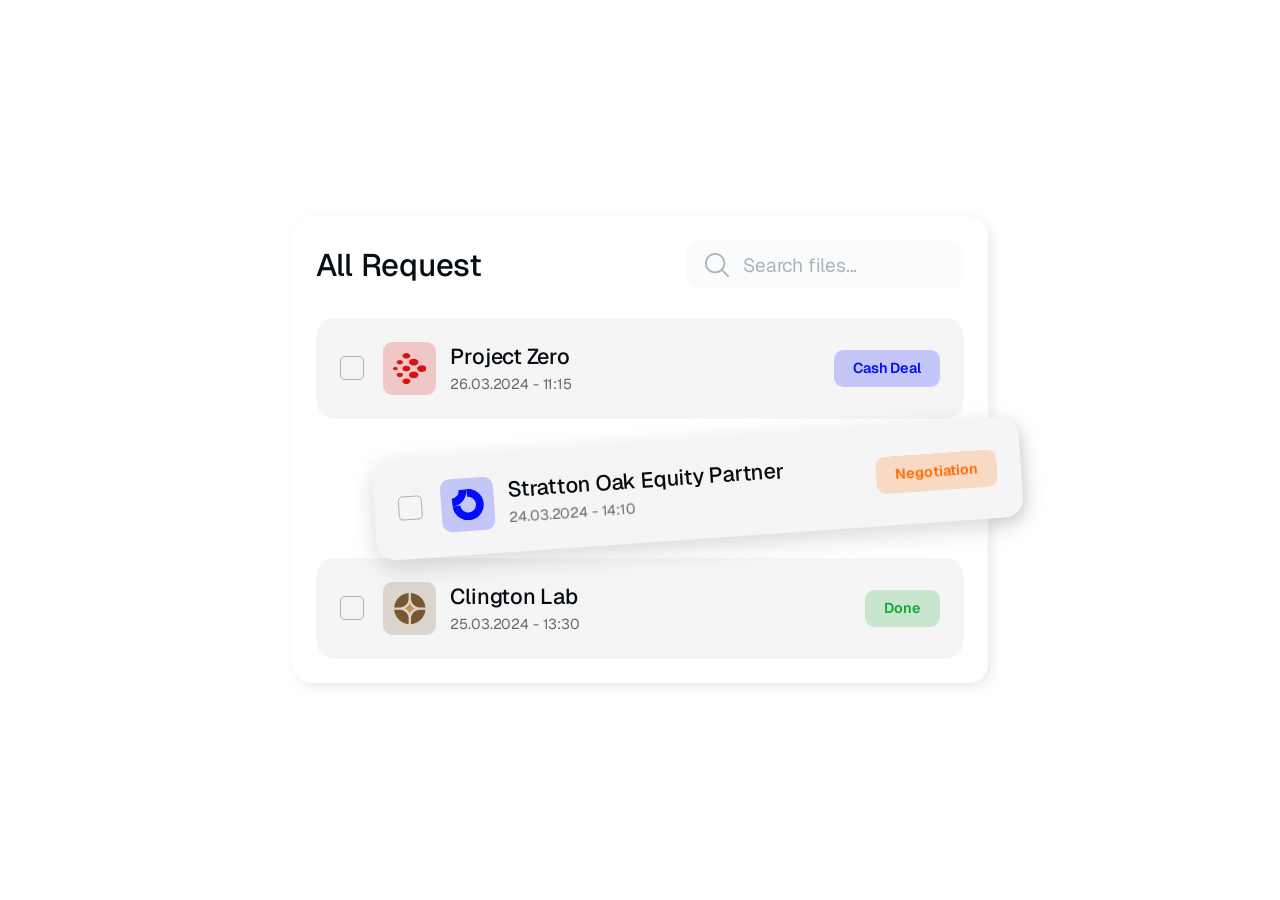
<file: components/all-request-hiw.html>
<!doctype html>
<html lang="en"><head>
  <meta charset="UTF-8">
  <meta name="viewport" content="width=device-width, initial-scale=1.0">
  <title>All Request Component</title>
  <link rel="preconnect" href="https://fonts.googleapis.com">
  <link rel="preconnect" href="https://fonts.gstatic.com" crossorigin="">
  <link href="https://fonts.googleapis.com/css2?family=Geist:wght@400;500;600&amp;display=swap" rel="stylesheet">
  <style>
    * {
      margin: 0;
      padding: 0;
      box-sizing: border-box;
    }

    :root {
      --card-scale: 2.4;
    }

    html, body {
      width: 100%;
      height: 100%;
      margin: 0;
      padding: 0;
      background: transparent;
      font-family: 'Geist', -apple-system, BlinkMacSystemFont, system-ui, sans-serif;
      
    }

    .all-request-wrapper {
      width: 100%;
      height: 100%;
      display: flex;
      align-items: center;
      justify-content: center;
      padding: 16px;
      overflow: visible;
      box-sizing: border-box;
    }

    .all-request {
      width: calc(290px * var(--card-scale));
      max-width: 100%;
      background: #ffffff;
      border-radius: calc(8px * var(--card-scale));
      padding: calc(10px * var(--card-scale));
      display: flex;
      flex-direction: column;
      gap: calc(12px * var(--card-scale));
      filter: drop-shadow(4px 4px 6px rgba(0,0,0,0.08));
      position: relative;
    }

    /* Header */
    .all-request__header {
      display: flex;
      align-items: center;
      justify-content: space-between;
    }

    .all-request__title {
      font-weight: 500;
      font-size: calc(13px * var(--card-scale));
      color: #070c11;
      letter-spacing: -0.01em;
    }

    .all-request__search {
      display: flex;
      align-items: center;
      gap: calc(6px * var(--card-scale));
      background: #f9fbfc;
      padding: calc(4px * var(--card-scale)) calc(8px * var(--card-scale));
      border-radius: calc(6px * var(--card-scale));
      width: calc(116px * var(--card-scale));
      height: calc(20px * var(--card-scale));
    }

    .all-request__search-icon {
      width: calc(10px * var(--card-scale));
      height: calc(10px * var(--card-scale));
      flex-shrink: 0;
      display: flex;
      align-items: center;
      justify-content: center;
    }

    .all-request__search-icon svg {
      width: 100%;
      height: 100%;
      display: block;
    }

    .all-request__search-text {
      font-weight: 400;
      font-size: calc(8px * var(--card-scale));
      color: rgba(7, 12, 17, 0.3);
      letter-spacing: -0.01em;
    }

    /* Cards container */
    .all-request__cards {
      display: flex;
      flex-direction: column;
      gap: calc(8px * var(--card-scale));
      position: relative;
    }

    /* Deal card */
    .deal-card {
      width: 100%;
      background: #f5f5f5;
      border-radius: calc(8px * var(--card-scale));
      padding: calc(10px * var(--card-scale));
      display: flex;
      align-items: center;
      gap: calc(8px * var(--card-scale));
      transition: background 0.2s ease, transform 0.4s ease;
    }

    /* Stratton card - popped out by default, slides into list on hover */
    .deal-card--stratton {
      position: relative;
      transform: translateX(calc(24px * var(--card-scale))) rotate(-4deg);
      z-index: 10;
      box-shadow: 0 8px 24px rgba(0, 0, 0, 0.15);
      transition: all 0.35s cubic-bezier(0.34, 1.56, 0.64, 1);
    }

    /* Hover: Stratton slides back into list */
    .all-request:hover .deal-card--stratton {
      transform: translateX(0) rotate(0deg);
      z-index: 1;
      box-shadow: none;
    }

    .deal-card:hover {
      background: #ffffff;
    }

    /* Checkbox */
    .deal-card__checkbox {
      width: calc(10px * var(--card-scale));
      height: calc(10px * var(--card-scale));
      border: 1px solid rgba(7, 12, 17, 0.3);
      border-radius: calc(2px * var(--card-scale));
      flex-shrink: 0;
      display: flex;
      align-items: center;
      justify-content: center;
      transition: all 0.2s ease;
      background: transparent;
    }

    .deal-card__checkbox svg {
      width: calc(6px * var(--card-scale));
      height: calc(6px * var(--card-scale));
      opacity: 0;
      transform: scale(0.5);
      transition: all 0.2s ease;
    }

    .deal-card:hover .deal-card__checkbox {
      background: #2F6FEB;
      border-color: #2F6FEB;
    }

    .deal-card:hover .deal-card__checkbox svg {
      opacity: 1;
      transform: scale(1);
    }

    /* Card content */
    .deal-card__content {
      flex: 1;
      min-width: 0;
      display: flex;
      align-items: center;
      justify-content: space-between;
      gap: calc(8px * var(--card-scale));
    }

    .deal-card__left {
      display: flex;
      align-items: flex-start;
      gap: calc(6px * var(--card-scale));
      flex: 1;
      min-width: 0;
    }

    /* Deal icon */
    .deal-card__icon {
      width: calc(22px * var(--card-scale));
      height: calc(22px * var(--card-scale));
      border-radius: calc(4px * var(--card-scale));
      padding: calc(4px * var(--card-scale));
      flex-shrink: 0;
      display: flex;
      align-items: center;
      justify-content: center;
    }

    .deal-card__icon--red { background: rgba(218, 18, 18, 0.2); }
    .deal-card__icon--brown { background: rgba(119, 87, 50, 0.2); }
    .deal-card__icon--blue { background: rgba(0, 13, 255, 0.2); }

    .deal-card__icon svg {
      width: calc(14px * var(--card-scale));
      height: calc(13px * var(--card-scale));
    }

    /* Deal info */
    .deal-card__info {
      flex: 1;
      min-width: 0;
      display: flex;
      flex-direction: column;
      gap: calc(2px * var(--card-scale));
    }

    .deal-card__name {
      font-weight: 500;
      font-size: calc(9px * var(--card-scale));
      color: #070c11;
      letter-spacing: -0.01em;
      white-space: nowrap;
      overflow: hidden;
      text-overflow: ellipsis;
    }

    .deal-card__date {
      font-weight: 400;
      font-size: calc(6px * var(--card-scale));
      color: rgba(7, 12, 17, 0.6);
      letter-spacing: -0.01em;
    }

    /* Badge */
    .deal-card__badge {
      padding: calc(4px * var(--card-scale)) calc(8px * var(--card-scale));
      border-radius: calc(4px * var(--card-scale));
      font-weight: 600;
      font-size: calc(6px * var(--card-scale));
      letter-spacing: -0.01em;
      flex-shrink: 0;
    }

    .deal-card__badge--blue {
      background: rgba(0, 13, 255, 0.2);
      color: #000dff;
    }

    .deal-card__badge--green {
      background: rgba(15, 168, 48, 0.2);
      color: #0fa830;
    }

    .deal-card__badge--orange {
      background: rgba(255, 106, 0, 0.2);
      color: #ff6a00;
    }

    /* Responsive scaling */
    @media (max-width: 800px) {
      :root { --card-scale: 2.0; }
    }

    @media (max-width: 700px) {
      :root { --card-scale: 1.8; }
    }

    @media (max-width: 600px) {
      :root { --card-scale: 1.5; }
    }

    @media (max-width: 500px) {
      :root { --card-scale: 1.3; }
    }

    @media (max-width: 420px) {
      :root { --card-scale: 1.1; }
    }

    @media (max-width: 350px) {
      :root { --card-scale: 0.95; }
    }
  </style>
</head>
<body>
  <div class="all-request-wrapper">
    <div class="all-request">
      <!-- Header -->
      <div class="all-request__header">
        <span class="all-request__title">All Request</span>
        <div class="all-request__search">
          <div class="all-request__search-icon">
            <svg viewBox="0 0 7.12747 7.13097" fill="none" xmlns="http://www.w3.org/2000/svg">
              <path d="M7.04752 6.66303L5.33334 4.94862C5.83007 4.35196 6.07816 3.58664 6.02503 2.8119C5.97191 2.03716 5.62306 1.31261 5.04966 0.789053C4.47626 0.265437 3.72377 -0.0168639 2.94774 0.000779905C2.1717 0.0184237 1.43235 0.334643 0.883597 0.883793C0.334842 1.43289 0.0188418 2.17251 0.00076898 2.94889C-0.0167562 3.72522 0.265851 4.47848 0.788866 5.05196C1.31243 5.62544 2.03643 5.97503 2.81082 6.0279C3.58521 6.08078 4.34974 5.83294 4.94614 5.33596L6.65977 7.0507C6.68551 7.07612 6.71564 7.09634 6.7485 7.11009C6.78191 7.1239 6.8175 7.13097 6.85364 7.13097C6.88979 7.13097 6.92539 7.1239 6.95825 7.11009C6.99166 7.09634 7.02178 7.07612 7.04752 7.0507C7.07271 7.02522 7.09297 6.99503 7.10667 6.96177C7.12036 6.92851 7.12747 6.89283 7.12747 6.85683C7.12747 6.82083 7.12036 6.78522 7.10667 6.75196C7.09297 6.7187 7.07271 6.68845 7.04752 6.66303ZM0.555549 3.02122C0.555549 2.53355 0.700146 2.05683 0.97069 1.65135C1.24178 1.24588 1.62678 0.92982 2.07696 0.74319C2.52713 0.55656 3.02277 0.507738 3.50088 0.602861C3.97899 0.697985 4.4182 0.932834 4.76268 1.27771C5.10716 1.62253 5.34211 2.06188 5.43686 2.54018C5.53215 3.01853 5.4834 3.51426 5.29665 3.96483C5.11045 4.41541 4.79444 4.8005 4.38917 5.07146C3.9839 5.34237 3.50744 5.48697 3.02002 5.48697C2.36666 5.48626 1.74014 5.22626 1.27791 4.76401C0.816236 4.30171 0.556097 3.67497 0.555549 3.02122Z" fill="#070C11" fill-opacity="0.3"></path>
            </svg>
          </div>
          <span class="all-request__search-text">Search files...</span>
        </div>
      </div>

      <!-- Cards -->
      <div class="all-request__cards">
        <!-- Card 1: Project Zero -->
        <div class="deal-card deal-card--zero">
          <div class="deal-card__checkbox">
            <svg viewBox="0 0 10 8" fill="none" xmlns="http://www.w3.org/2000/svg">
              <path d="M1 4L3.5 6.5L9 1" stroke="white" stroke-width="1.5" stroke-linecap="round" stroke-linejoin="round"></path>
            </svg>
          </div>
          <div class="deal-card__content">
            <div class="deal-card__left">
              <div class="deal-card__icon deal-card__icon--red">
                <svg viewBox="0 0 14.2391 13.1507" fill="none" xmlns="http://www.w3.org/2000/svg">
                  <g>
                    <path d="M1.94838 9.94136C2.47052 10.3129 3.31715 10.3129 3.83929 9.94136C4.36143 9.5693 4.36143 8.96656 3.83929 8.59506C3.31715 8.223 2.47052 8.223 1.94838 8.59506C1.42624 8.96656 1.42624 9.5693 1.94838 9.94136Z" fill="#DA1212"></path>
                    <path d="M7.36802 4.89205C8.15129 5.44985 9.42109 5.44985 10.2044 4.89205C10.9876 4.33478 10.9876 3.43067 10.2044 2.87286C9.42109 2.31506 8.15129 2.31506 7.36802 2.87286C6.58481 3.43067 6.58481 4.33478 7.36802 4.89205Z" fill="#DA1212"></path>
                    <path d="M4.491 7.41697C5.1437 7.88163 6.20194 7.88163 6.85465 7.41697C7.50735 6.95177 7.50735 6.19834 6.85465 5.73368C6.20194 5.26903 5.1437 5.26903 4.491 5.73368C3.8383 6.19834 3.8383 6.95177 4.491 7.41697Z" fill="#DA1212"></path>
                    <path d="M0.293735 7.08053C0.685367 7.35944 1.32032 7.35944 1.7119 7.08053C2.10353 6.80163 2.10353 6.34958 1.7119 6.07067C1.32032 5.79177 0.685367 5.79177 0.293735 6.07067C-0.0978971 6.34958 -0.0978971 6.80163 0.293735 7.08053Z" fill="#DA1212"></path>
                    <path d="M4.491 2.03144C5.1437 2.49642 6.20194 2.49642 6.85465 2.03144C7.50735 1.56672 7.50735 0.813247 6.85465 0.348534C6.20194 -0.116178 5.1437 -0.116178 4.491 0.348534C3.8383 0.813247 3.8383 1.56672 4.491 2.03144Z" fill="#DA1212"></path>
                    <path d="M1.94838 4.55561C2.47052 4.92766 3.31715 4.92766 3.83929 4.55561C4.36143 4.1841 4.36143 3.58081 3.83929 3.2093C3.31715 2.8378 2.47052 2.8378 1.94838 3.2093C1.42624 3.58081 1.42624 4.1841 1.94838 4.55561Z" fill="#DA1212"></path>
                    <path d="M4.491 12.8022C5.1437 13.2668 6.20194 13.2668 6.85465 12.8022C7.50735 12.3375 7.50735 11.5841 6.85465 11.1194C6.20194 10.6548 5.1437 10.6548 4.491 11.1194C3.8383 11.5841 3.8383 12.3375 4.491 12.8022Z" fill="#DA1212"></path>
                    <path d="M10.8152 7.58519C11.5985 8.143 12.8684 8.143 13.6516 7.58519C14.4349 7.02739 14.4349 6.12327 13.6516 5.56547C12.8684 5.00821 11.5985 5.00821 10.8152 5.56547C10.032 6.12327 10.032 7.02739 10.8152 7.58519Z" fill="#DA1212"></path>
                    <path d="M7.36802 10.2778C8.15129 10.8356 9.42109 10.8356 10.2044 10.2778C10.9876 9.71999 10.9876 8.81588 10.2044 8.25807C9.42109 7.70081 8.15129 7.70081 7.36802 8.25807C6.58481 8.81588 6.58481 9.71999 7.36802 10.2778Z" fill="#DA1212"></path>
                  </g>
                </svg>
              </div>
              <div class="deal-card__info">
                <span class="deal-card__name">Project Zero</span>
                <span class="deal-card__date">26.03.2024 - 11:15</span>
              </div>
            </div>
            <span class="deal-card__badge deal-card__badge--blue">Cash Deal</span>
          </div>
        </div>

        <!-- Card 2: Stratton Oak (middle - pops out on hover) -->
        <div class="deal-card deal-card--stratton">
          <div class="deal-card__checkbox">
            <svg viewBox="0 0 10 8" fill="none" xmlns="http://www.w3.org/2000/svg">
              <path d="M1 4L3.5 6.5L9 1" stroke="white" stroke-width="1.5" stroke-linecap="round" stroke-linejoin="round"></path>
            </svg>
          </div>
          <div class="deal-card__content">
            <div class="deal-card__left">
              <div class="deal-card__icon deal-card__icon--blue">
                <svg viewBox="0 0 13.9064 13.7436" fill="none" xmlns="http://www.w3.org/2000/svg">
                  <g>
                    <path fill-rule="evenodd" clip-rule="evenodd" d="M8.79395 3.9188C8.21016 3.57178 7.53651 3.40514 6.85828 3.44064L6.67857 0.00938288C8.03502 -0.0616244 9.38231 0.271655 10.5499 0.966267C11.7169 1.66145 12.6521 2.68705 13.237 3.91365C13.822 5.14024 14.0303 6.51286 13.8351 7.85799C13.64 9.20312 13.051 10.4601 12.1421 11.4696C11.2333 12.4798 10.0451 13.1973 8.7287 13.5323C7.41231 13.8667 6.0261 13.8031 4.7452 13.3496C3.46487 12.8955 2.34766 12.0726 1.53493 10.9835C0.722208 9.89429 0.250591 8.58867 0.179621 7.23152L3.60853 7.05171C3.64401 7.73029 3.88039 8.3831 4.28675 8.92768C4.69312 9.47226 5.25172 9.88398 5.8916 10.1107C6.53205 10.3375 7.22516 10.369 7.88335 10.2018C8.54154 10.0346 9.13563 9.67612 9.59007 9.17105C10.0445 8.66598 10.3393 8.03722 10.4366 7.36494C10.5339 6.69209 10.4303 6.00607 10.1378 5.39277C9.84533 4.77947 9.37774 4.26639 8.79395 3.9188Z" fill="#000DFF"></path>
                    <path fill-rule="evenodd" clip-rule="evenodd" d="M3.24919 0.189C3.27323 0.639668 3.20741 1.0909 3.05688 1.5158C2.90635 1.94127 2.67398 2.33296 2.37178 2.66795C2.07016 3.00352 1.70558 3.2761 1.29864 3.47022C0.891135 3.66435 0.449861 3.77659 0 3.80007L0.179713 7.23132C1.08001 7.18379 1.96256 6.95989 2.77701 6.57106C3.59088 6.18281 4.32061 5.63766 4.92386 4.9671C5.52768 4.29654 5.993 3.51374 6.29405 2.6628C6.5951 1.81243 6.72617 0.91052 6.67866 0.00918516L3.24919 0.189Z" fill="#000DFF"></path>
                  </g>
                </svg>
              </div>
              <div class="deal-card__info">
                <span class="deal-card__name">Stratton Oak Equity Partner</span>
                <span class="deal-card__date">24.03.2024 - 14:10</span>
              </div>
            </div>
            <span class="deal-card__badge deal-card__badge--orange">Negotiation</span>
          </div>
        </div>

        <!-- Card 3: Clington Lab -->
        <div class="deal-card deal-card--clington">
          <div class="deal-card__checkbox">
            <svg viewBox="0 0 10 8" fill="none" xmlns="http://www.w3.org/2000/svg">
              <path d="M1 4L3.5 6.5L9 1" stroke="white" stroke-width="1.5" stroke-linecap="round" stroke-linejoin="round"></path>
            </svg>
          </div>
          <div class="deal-card__content">
            <div class="deal-card__left">
              <div class="deal-card__icon deal-card__icon--brown">
                <svg viewBox="0 0 13.9064 13.9142" fill="none" xmlns="http://www.w3.org/2000/svg">
                  <g>
                    <path d="M13.9064 7.48082H11.4155C9.23972 7.48082 7.4759 9.24527 7.4759 11.4225V13.9142C10.91 13.6596 13.6517 10.9167 13.9064 7.48082Z" fill="#775732"></path>
                    <path d="M6.43051 13.9142V11.4225C6.43051 9.24527 4.6667 7.48082 2.4909 7.48082H9.13566e-10C0.254622 10.9167 2.99643 13.6596 6.43051 13.9142Z" fill="#775732"></path>
                    <path d="M13.9064 6.43398C13.6517 2.99811 10.91 0.254638 7.4759 0V2.49233C7.4759 4.66896 9.23972 6.43398 11.4155 6.43398H13.9064Z" fill="#775732"></path>
                    <path d="M6.43051 2.60258e-10C2.99643 0.254638 0.254622 2.99811 0 6.43398H2.4909C4.6667 6.43398 6.43051 4.66896 6.43051 2.49233V2.60258e-10Z" fill="#775732"></path>
                    <path d="M4.71541 6.95676C5.682 6.47364 6.46975 5.68591 6.95273 4.71851C7.43566 5.68591 8.2234 6.47364 9.19 6.95676C8.2234 7.44045 7.43566 8.22821 6.95273 9.19561C6.46975 8.22821 5.682 7.44045 4.71541 6.95676Z" fill="#CA9352"></path>
                  </g>
                </svg>
              </div>
              <div class="deal-card__info">
                <span class="deal-card__name">Clington Lab</span>
                <span class="deal-card__date">25.03.2024 - 13:30</span>
              </div>
            </div>
            <span class="deal-card__badge deal-card__badge--green">Done</span>
          </div>
        </div>
      </div>
    </div>
  </div>


</body></html>
</file>
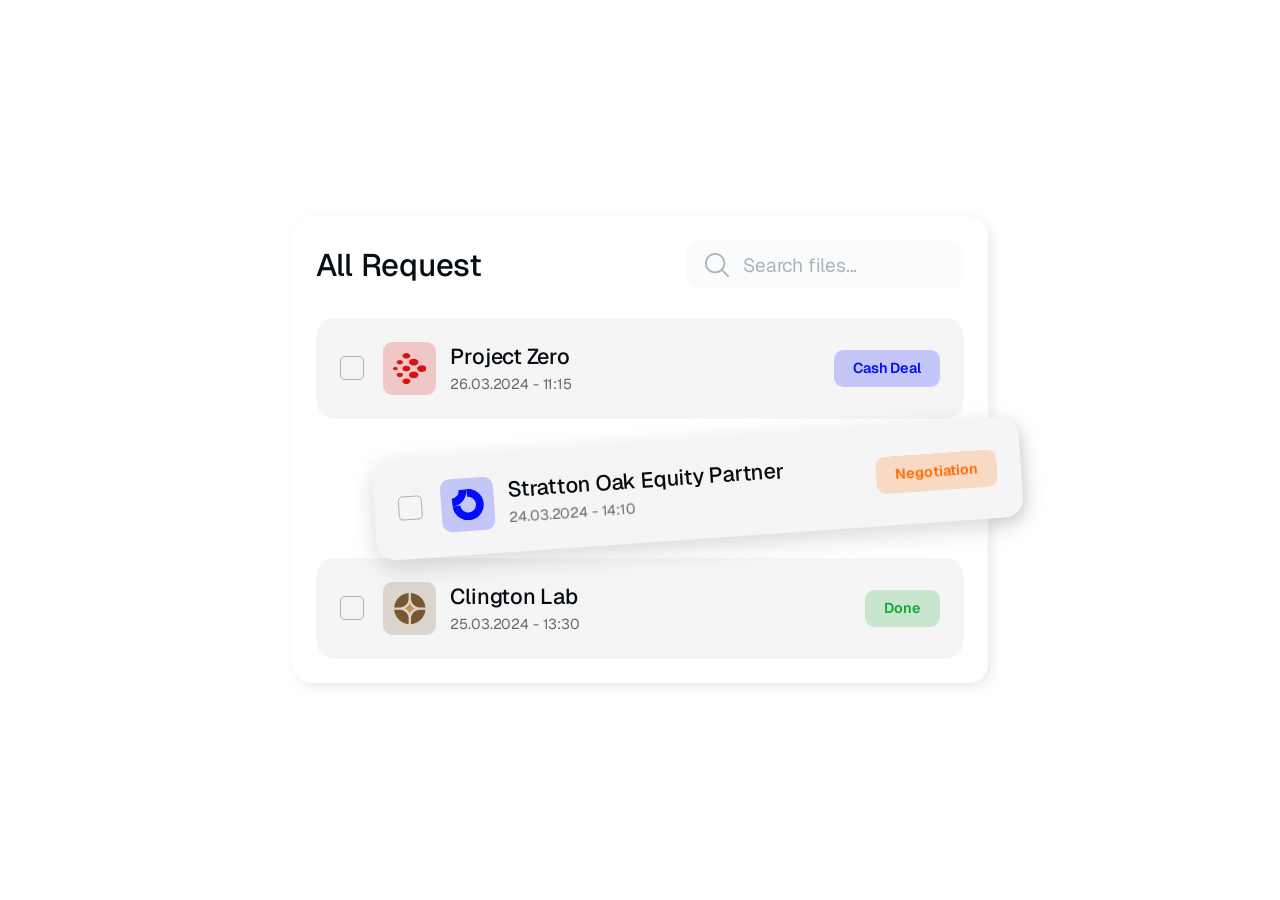
<file: components/all-request.html>
<!doctype html>
<html lang="en"><head>
  <meta charset="UTF-8">
  <meta name="viewport" content="width=device-width, initial-scale=1.0">
  <title>All Request Component</title>
  <link rel="preconnect" href="https://fonts.googleapis.com">
  <link rel="preconnect" href="https://fonts.gstatic.com" crossorigin="">
  <link href="https://fonts.googleapis.com/css2?family=Geist:wght@400;500;600&amp;display=swap" rel="stylesheet">
  <style>
    * {
      margin: 0;
      padding: 0;
      box-sizing: border-box;
    }

    :root {
      --card-scale: 2.4;
    }

    html, body {
      width: 100%;
      height: 100%;
      margin: 0;
      padding: 0;
      background: transparent;
      font-family: 'Geist', -apple-system, BlinkMacSystemFont, system-ui, sans-serif;
      cursor: pointer;
    }

    .all-request-wrapper {
      width: 100%;
      height: 100%;
      display: flex;
      align-items: center;
      justify-content: center;
      padding: 16px;
      overflow: visible;
      box-sizing: border-box;
    }

    .all-request {
      width: calc(290px * var(--card-scale));
      max-width: 100%;
      background: #ffffff;
      border-radius: calc(8px * var(--card-scale));
      padding: calc(10px * var(--card-scale));
      display: flex;
      flex-direction: column;
      gap: calc(12px * var(--card-scale));
      filter: drop-shadow(4px 4px 6px rgba(0,0,0,0.08));
      position: relative;
    }

    /* Header */
    .all-request__header {
      display: flex;
      align-items: center;
      justify-content: space-between;
    }

    .all-request__title {
      font-weight: 500;
      font-size: calc(13px * var(--card-scale));
      color: #070c11;
      letter-spacing: -0.01em;
    }

    .all-request__search {
      display: flex;
      align-items: center;
      gap: calc(6px * var(--card-scale));
      background: #f9fbfc;
      padding: calc(4px * var(--card-scale)) calc(8px * var(--card-scale));
      border-radius: calc(6px * var(--card-scale));
      width: calc(116px * var(--card-scale));
      height: calc(20px * var(--card-scale));
    }

    .all-request__search-icon {
      width: calc(10px * var(--card-scale));
      height: calc(10px * var(--card-scale));
      flex-shrink: 0;
      display: flex;
      align-items: center;
      justify-content: center;
    }

    .all-request__search-icon svg {
      width: 100%;
      height: 100%;
      display: block;
    }

    .all-request__search-text {
      font-weight: 400;
      font-size: calc(8px * var(--card-scale));
      color: rgba(7, 12, 17, 0.3);
      letter-spacing: -0.01em;
    }

    /* Cards container */
    .all-request__cards {
      display: flex;
      flex-direction: column;
      gap: calc(8px * var(--card-scale));
      position: relative;
    }

    /* Deal card */
    .deal-card {
      width: 100%;
      background: #f5f5f5;
      border-radius: calc(8px * var(--card-scale));
      padding: calc(10px * var(--card-scale));
      display: flex;
      align-items: center;
      gap: calc(8px * var(--card-scale));
      transition: background 0.2s ease, transform 0.4s ease;
    }

    /* Stratton card - popped out by default, slides into list on hover */
    .deal-card--stratton {
      position: relative;
      transform: translateX(calc(24px * var(--card-scale))) rotate(-4deg);
      z-index: 10;
      box-shadow: 0 8px 24px rgba(0, 0, 0, 0.15);
      transition: all 0.35s cubic-bezier(0.34, 1.56, 0.64, 1);
    }

    /* Hover: Stratton slides back into list */
    .all-request:hover .deal-card--stratton {
      transform: translateX(0) rotate(0deg);
      z-index: 1;
      box-shadow: none;
    }

    .deal-card:hover {
      background: #ffffff;
    }

    /* Checkbox */
    .deal-card__checkbox {
      width: calc(10px * var(--card-scale));
      height: calc(10px * var(--card-scale));
      border: 1px solid rgba(7, 12, 17, 0.3);
      border-radius: calc(2px * var(--card-scale));
      flex-shrink: 0;
      display: flex;
      align-items: center;
      justify-content: center;
      transition: all 0.2s ease;
      background: transparent;
    }

    .deal-card__checkbox svg {
      width: calc(6px * var(--card-scale));
      height: calc(6px * var(--card-scale));
      opacity: 0;
      transform: scale(0.5);
      transition: all 0.2s ease;
    }

    .deal-card:hover .deal-card__checkbox {
      background: #2F6FEB;
      border-color: #2F6FEB;
    }

    .deal-card:hover .deal-card__checkbox svg {
      opacity: 1;
      transform: scale(1);
    }

    /* Card content */
    .deal-card__content {
      flex: 1;
      min-width: 0;
      display: flex;
      align-items: center;
      justify-content: space-between;
      gap: calc(8px * var(--card-scale));
    }

    .deal-card__left {
      display: flex;
      align-items: flex-start;
      gap: calc(6px * var(--card-scale));
      flex: 1;
      min-width: 0;
    }

    /* Deal icon */
    .deal-card__icon {
      width: calc(22px * var(--card-scale));
      height: calc(22px * var(--card-scale));
      border-radius: calc(4px * var(--card-scale));
      padding: calc(4px * var(--card-scale));
      flex-shrink: 0;
      display: flex;
      align-items: center;
      justify-content: center;
    }

    .deal-card__icon--red { background: rgba(218, 18, 18, 0.2); }
    .deal-card__icon--brown { background: rgba(119, 87, 50, 0.2); }
    .deal-card__icon--blue { background: rgba(0, 13, 255, 0.2); }

    .deal-card__icon svg {
      width: calc(14px * var(--card-scale));
      height: calc(13px * var(--card-scale));
    }

    /* Deal info */
    .deal-card__info {
      flex: 1;
      min-width: 0;
      display: flex;
      flex-direction: column;
      gap: calc(2px * var(--card-scale));
    }

    .deal-card__name {
      font-weight: 500;
      font-size: calc(9px * var(--card-scale));
      color: #070c11;
      letter-spacing: -0.01em;
      white-space: nowrap;
      overflow: hidden;
      text-overflow: ellipsis;
    }

    .deal-card__date {
      font-weight: 400;
      font-size: calc(6px * var(--card-scale));
      color: rgba(7, 12, 17, 0.6);
      letter-spacing: -0.01em;
    }

    /* Badge */
    .deal-card__badge {
      padding: calc(4px * var(--card-scale)) calc(8px * var(--card-scale));
      border-radius: calc(4px * var(--card-scale));
      font-weight: 600;
      font-size: calc(6px * var(--card-scale));
      letter-spacing: -0.01em;
      flex-shrink: 0;
    }

    .deal-card__badge--blue {
      background: rgba(0, 13, 255, 0.2);
      color: #000dff;
    }

    .deal-card__badge--green {
      background: rgba(15, 168, 48, 0.2);
      color: #0fa830;
    }

    .deal-card__badge--orange {
      background: rgba(255, 106, 0, 0.2);
      color: #ff6a00;
    }

    /* Responsive scaling */
    @media (max-width: 800px) {
      :root { --card-scale: 2.0; }
    }

    @media (max-width: 700px) {
      :root { --card-scale: 1.8; }
    }

    @media (max-width: 600px) {
      :root { --card-scale: 1.5; }
    }

    @media (max-width: 500px) {
      :root { --card-scale: 1.3; }
    }

    @media (max-width: 420px) {
      :root { --card-scale: 1.1; }
    }

    @media (max-width: 350px) {
      :root { --card-scale: 0.95; }
    }
  </style>
</head>
<body>
  <div class="all-request-wrapper">
    <div class="all-request">
      <!-- Header -->
      <div class="all-request__header">
        <span class="all-request__title">All Request</span>
        <div class="all-request__search">
          <div class="all-request__search-icon">
            <svg viewBox="0 0 7.12747 7.13097" fill="none" xmlns="http://www.w3.org/2000/svg">
              <path d="M7.04752 6.66303L5.33334 4.94862C5.83007 4.35196 6.07816 3.58664 6.02503 2.8119C5.97191 2.03716 5.62306 1.31261 5.04966 0.789053C4.47626 0.265437 3.72377 -0.0168639 2.94774 0.000779905C2.1717 0.0184237 1.43235 0.334643 0.883597 0.883793C0.334842 1.43289 0.0188418 2.17251 0.00076898 2.94889C-0.0167562 3.72522 0.265851 4.47848 0.788866 5.05196C1.31243 5.62544 2.03643 5.97503 2.81082 6.0279C3.58521 6.08078 4.34974 5.83294 4.94614 5.33596L6.65977 7.0507C6.68551 7.07612 6.71564 7.09634 6.7485 7.11009C6.78191 7.1239 6.8175 7.13097 6.85364 7.13097C6.88979 7.13097 6.92539 7.1239 6.95825 7.11009C6.99166 7.09634 7.02178 7.07612 7.04752 7.0507C7.07271 7.02522 7.09297 6.99503 7.10667 6.96177C7.12036 6.92851 7.12747 6.89283 7.12747 6.85683C7.12747 6.82083 7.12036 6.78522 7.10667 6.75196C7.09297 6.7187 7.07271 6.68845 7.04752 6.66303ZM0.555549 3.02122C0.555549 2.53355 0.700146 2.05683 0.97069 1.65135C1.24178 1.24588 1.62678 0.92982 2.07696 0.74319C2.52713 0.55656 3.02277 0.507738 3.50088 0.602861C3.97899 0.697985 4.4182 0.932834 4.76268 1.27771C5.10716 1.62253 5.34211 2.06188 5.43686 2.54018C5.53215 3.01853 5.4834 3.51426 5.29665 3.96483C5.11045 4.41541 4.79444 4.8005 4.38917 5.07146C3.9839 5.34237 3.50744 5.48697 3.02002 5.48697C2.36666 5.48626 1.74014 5.22626 1.27791 4.76401C0.816236 4.30171 0.556097 3.67497 0.555549 3.02122Z" fill="#070C11" fill-opacity="0.3"></path>
            </svg>
          </div>
          <span class="all-request__search-text">Search files...</span>
        </div>
      </div>

      <!-- Cards -->
      <div class="all-request__cards">
        <!-- Card 1: Project Zero -->
        <div class="deal-card deal-card--zero">
          <div class="deal-card__checkbox">
            <svg viewBox="0 0 10 8" fill="none" xmlns="http://www.w3.org/2000/svg">
              <path d="M1 4L3.5 6.5L9 1" stroke="white" stroke-width="1.5" stroke-linecap="round" stroke-linejoin="round"></path>
            </svg>
          </div>
          <div class="deal-card__content">
            <div class="deal-card__left">
              <div class="deal-card__icon deal-card__icon--red">
                <svg viewBox="0 0 14.2391 13.1507" fill="none" xmlns="http://www.w3.org/2000/svg">
                  <g>
                    <path d="M1.94838 9.94136C2.47052 10.3129 3.31715 10.3129 3.83929 9.94136C4.36143 9.5693 4.36143 8.96656 3.83929 8.59506C3.31715 8.223 2.47052 8.223 1.94838 8.59506C1.42624 8.96656 1.42624 9.5693 1.94838 9.94136Z" fill="#DA1212"></path>
                    <path d="M7.36802 4.89205C8.15129 5.44985 9.42109 5.44985 10.2044 4.89205C10.9876 4.33478 10.9876 3.43067 10.2044 2.87286C9.42109 2.31506 8.15129 2.31506 7.36802 2.87286C6.58481 3.43067 6.58481 4.33478 7.36802 4.89205Z" fill="#DA1212"></path>
                    <path d="M4.491 7.41697C5.1437 7.88163 6.20194 7.88163 6.85465 7.41697C7.50735 6.95177 7.50735 6.19834 6.85465 5.73368C6.20194 5.26903 5.1437 5.26903 4.491 5.73368C3.8383 6.19834 3.8383 6.95177 4.491 7.41697Z" fill="#DA1212"></path>
                    <path d="M0.293735 7.08053C0.685367 7.35944 1.32032 7.35944 1.7119 7.08053C2.10353 6.80163 2.10353 6.34958 1.7119 6.07067C1.32032 5.79177 0.685367 5.79177 0.293735 6.07067C-0.0978971 6.34958 -0.0978971 6.80163 0.293735 7.08053Z" fill="#DA1212"></path>
                    <path d="M4.491 2.03144C5.1437 2.49642 6.20194 2.49642 6.85465 2.03144C7.50735 1.56672 7.50735 0.813247 6.85465 0.348534C6.20194 -0.116178 5.1437 -0.116178 4.491 0.348534C3.8383 0.813247 3.8383 1.56672 4.491 2.03144Z" fill="#DA1212"></path>
                    <path d="M1.94838 4.55561C2.47052 4.92766 3.31715 4.92766 3.83929 4.55561C4.36143 4.1841 4.36143 3.58081 3.83929 3.2093C3.31715 2.8378 2.47052 2.8378 1.94838 3.2093C1.42624 3.58081 1.42624 4.1841 1.94838 4.55561Z" fill="#DA1212"></path>
                    <path d="M4.491 12.8022C5.1437 13.2668 6.20194 13.2668 6.85465 12.8022C7.50735 12.3375 7.50735 11.5841 6.85465 11.1194C6.20194 10.6548 5.1437 10.6548 4.491 11.1194C3.8383 11.5841 3.8383 12.3375 4.491 12.8022Z" fill="#DA1212"></path>
                    <path d="M10.8152 7.58519C11.5985 8.143 12.8684 8.143 13.6516 7.58519C14.4349 7.02739 14.4349 6.12327 13.6516 5.56547C12.8684 5.00821 11.5985 5.00821 10.8152 5.56547C10.032 6.12327 10.032 7.02739 10.8152 7.58519Z" fill="#DA1212"></path>
                    <path d="M7.36802 10.2778C8.15129 10.8356 9.42109 10.8356 10.2044 10.2778C10.9876 9.71999 10.9876 8.81588 10.2044 8.25807C9.42109 7.70081 8.15129 7.70081 7.36802 8.25807C6.58481 8.81588 6.58481 9.71999 7.36802 10.2778Z" fill="#DA1212"></path>
                  </g>
                </svg>
              </div>
              <div class="deal-card__info">
                <span class="deal-card__name">Project Zero</span>
                <span class="deal-card__date">26.03.2024 - 11:15</span>
              </div>
            </div>
            <span class="deal-card__badge deal-card__badge--blue">Cash Deal</span>
          </div>
        </div>

        <!-- Card 2: Stratton Oak (middle - pops out on hover) -->
        <div class="deal-card deal-card--stratton">
          <div class="deal-card__checkbox">
            <svg viewBox="0 0 10 8" fill="none" xmlns="http://www.w3.org/2000/svg">
              <path d="M1 4L3.5 6.5L9 1" stroke="white" stroke-width="1.5" stroke-linecap="round" stroke-linejoin="round"></path>
            </svg>
          </div>
          <div class="deal-card__content">
            <div class="deal-card__left">
              <div class="deal-card__icon deal-card__icon--blue">
                <svg viewBox="0 0 13.9064 13.7436" fill="none" xmlns="http://www.w3.org/2000/svg">
                  <g>
                    <path fill-rule="evenodd" clip-rule="evenodd" d="M8.79395 3.9188C8.21016 3.57178 7.53651 3.40514 6.85828 3.44064L6.67857 0.00938288C8.03502 -0.0616244 9.38231 0.271655 10.5499 0.966267C11.7169 1.66145 12.6521 2.68705 13.237 3.91365C13.822 5.14024 14.0303 6.51286 13.8351 7.85799C13.64 9.20312 13.051 10.4601 12.1421 11.4696C11.2333 12.4798 10.0451 13.1973 8.7287 13.5323C7.41231 13.8667 6.0261 13.8031 4.7452 13.3496C3.46487 12.8955 2.34766 12.0726 1.53493 10.9835C0.722208 9.89429 0.250591 8.58867 0.179621 7.23152L3.60853 7.05171C3.64401 7.73029 3.88039 8.3831 4.28675 8.92768C4.69312 9.47226 5.25172 9.88398 5.8916 10.1107C6.53205 10.3375 7.22516 10.369 7.88335 10.2018C8.54154 10.0346 9.13563 9.67612 9.59007 9.17105C10.0445 8.66598 10.3393 8.03722 10.4366 7.36494C10.5339 6.69209 10.4303 6.00607 10.1378 5.39277C9.84533 4.77947 9.37774 4.26639 8.79395 3.9188Z" fill="#000DFF"></path>
                    <path fill-rule="evenodd" clip-rule="evenodd" d="M3.24919 0.189C3.27323 0.639668 3.20741 1.0909 3.05688 1.5158C2.90635 1.94127 2.67398 2.33296 2.37178 2.66795C2.07016 3.00352 1.70558 3.2761 1.29864 3.47022C0.891135 3.66435 0.449861 3.77659 0 3.80007L0.179713 7.23132C1.08001 7.18379 1.96256 6.95989 2.77701 6.57106C3.59088 6.18281 4.32061 5.63766 4.92386 4.9671C5.52768 4.29654 5.993 3.51374 6.29405 2.6628C6.5951 1.81243 6.72617 0.91052 6.67866 0.00918516L3.24919 0.189Z" fill="#000DFF"></path>
                  </g>
                </svg>
              </div>
              <div class="deal-card__info">
                <span class="deal-card__name">Stratton Oak Equity Partner</span>
                <span class="deal-card__date">24.03.2024 - 14:10</span>
              </div>
            </div>
            <span class="deal-card__badge deal-card__badge--orange">Negotiation</span>
          </div>
        </div>

        <!-- Card 3: Clington Lab -->
        <div class="deal-card deal-card--clington">
          <div class="deal-card__checkbox">
            <svg viewBox="0 0 10 8" fill="none" xmlns="http://www.w3.org/2000/svg">
              <path d="M1 4L3.5 6.5L9 1" stroke="white" stroke-width="1.5" stroke-linecap="round" stroke-linejoin="round"></path>
            </svg>
          </div>
          <div class="deal-card__content">
            <div class="deal-card__left">
              <div class="deal-card__icon deal-card__icon--brown">
                <svg viewBox="0 0 13.9064 13.9142" fill="none" xmlns="http://www.w3.org/2000/svg">
                  <g>
                    <path d="M13.9064 7.48082H11.4155C9.23972 7.48082 7.4759 9.24527 7.4759 11.4225V13.9142C10.91 13.6596 13.6517 10.9167 13.9064 7.48082Z" fill="#775732"></path>
                    <path d="M6.43051 13.9142V11.4225C6.43051 9.24527 4.6667 7.48082 2.4909 7.48082H9.13566e-10C0.254622 10.9167 2.99643 13.6596 6.43051 13.9142Z" fill="#775732"></path>
                    <path d="M13.9064 6.43398C13.6517 2.99811 10.91 0.254638 7.4759 0V2.49233C7.4759 4.66896 9.23972 6.43398 11.4155 6.43398H13.9064Z" fill="#775732"></path>
                    <path d="M6.43051 2.60258e-10C2.99643 0.254638 0.254622 2.99811 0 6.43398H2.4909C4.6667 6.43398 6.43051 4.66896 6.43051 2.49233V2.60258e-10Z" fill="#775732"></path>
                    <path d="M4.71541 6.95676C5.682 6.47364 6.46975 5.68591 6.95273 4.71851C7.43566 5.68591 8.2234 6.47364 9.19 6.95676C8.2234 7.44045 7.43566 8.22821 6.95273 9.19561C6.46975 8.22821 5.682 7.44045 4.71541 6.95676Z" fill="#CA9352"></path>
                  </g>
                </svg>
              </div>
              <div class="deal-card__info">
                <span class="deal-card__name">Clington Lab</span>
                <span class="deal-card__date">25.03.2024 - 13:30</span>
              </div>
            </div>
            <span class="deal-card__badge deal-card__badge--green">Done</span>
          </div>
        </div>
      </div>
    </div>
  </div>

  <script>
    document.body.addEventListener('click', function(e) {
      if (window.parent !== window) {
        window.parent.postMessage({ type: 'bento-card-click' }, '*');
      }
    });
  </script>
</body></html>
</file>
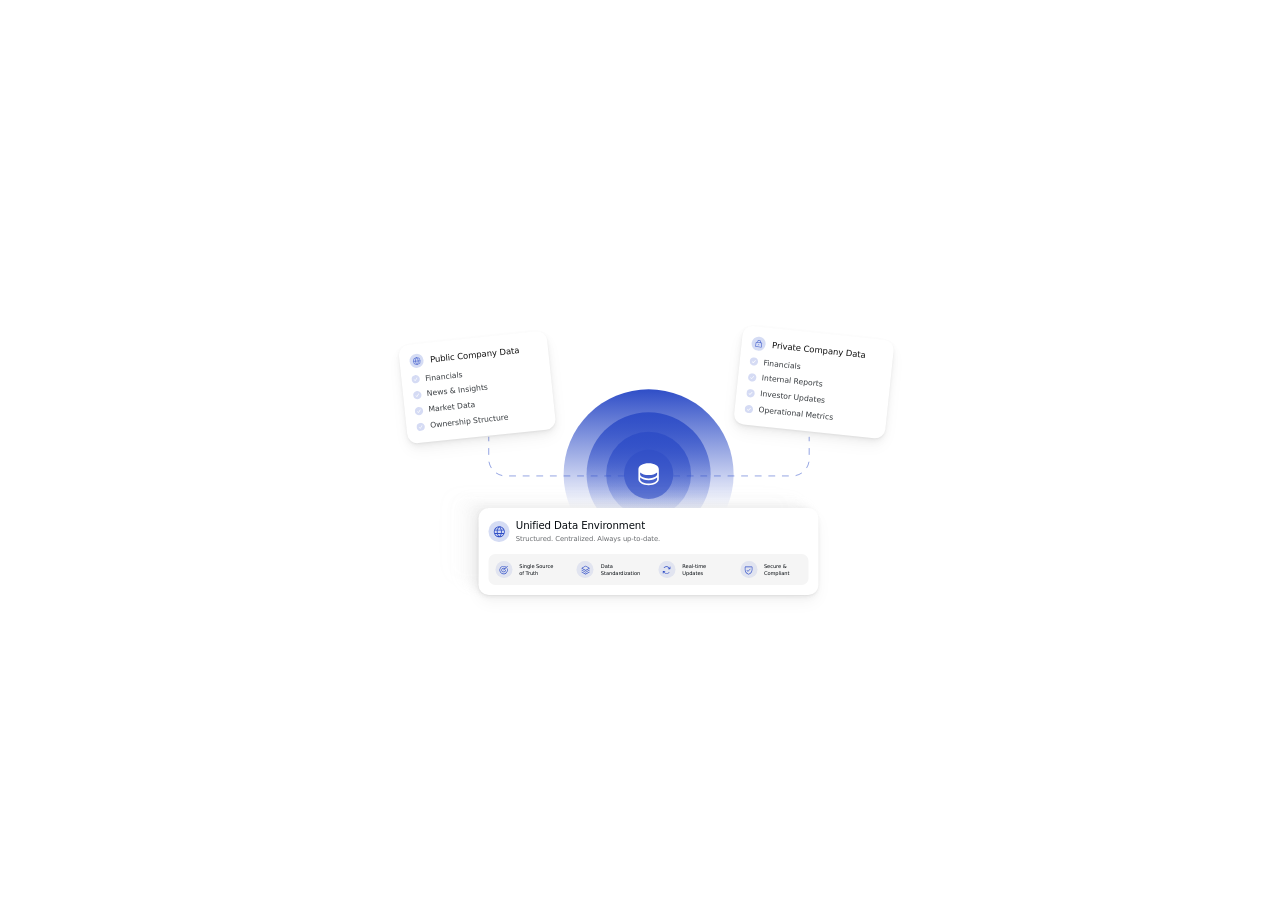
<file: components/centralized-flow.html>
<!DOCTYPE html>
<html lang="en">
<head>
  <meta charset="UTF-8">
  <meta name="viewport" content="width=device-width, initial-scale=1.0">
  <title>Centralized Data Flow</title>
  <style>
    * {
      margin: 0;
      padding: 0;
      box-sizing: border-box;
    }

    body, html {
      width: 100%;
      height: 100%;
      background: transparent;
      font-family: 'Geist', -apple-system, BlinkMacSystemFont, system-ui, sans-serif;
      overflow: hidden;
      cursor: pointer;
    }

    :root {
      --card-scale: 0.85;
      --primary: #2F4EC7;
      --primary-20: rgba(47, 78, 199, 0.2);
      --primary-60: rgba(47, 78, 199, 0.6);
    }

    .centralized-flow-wrapper {
      width: 100%;
      height: 100%;
      min-height: 200px;
      display: flex;
      align-items: center;
      justify-content: center;
      padding: 16px;
    }

    .centralized-flow {
      position: relative;
      width: calc(624px * var(--card-scale));
      height: calc(350px * var(--card-scale));
      /* SVG radar center is at x=331.9 in 624px viewBox (center = 312px), offset ~20px to right */
      transform: translateX(calc(-10px * var(--card-scale)));
    }

    /* Background SVG layer - connection lines + radar waves */
    .background-layer {
      position: absolute;
      top: 0;
      left: 0;
      width: 100%;
      height: 100%;
      z-index: 0;
    }

    .background-layer svg {
      width: 100%;
      height: 100%;
    }

    /* Data cards */
    .data-card {
      position: absolute;
      background: white;
      border-radius: calc(12px * var(--card-scale));
      padding: calc(12px * var(--card-scale));
      box-shadow:
        0 1px 2px rgba(0, 0, 0, 0.04),
        0 2px 4px rgba(0, 0, 0, 0.04),
        0 4px 8px rgba(0, 0, 0, 0.04),
        0 8px 16px rgba(0, 0, 0, 0.04);
      z-index: 2;
      transition: transform 0.4s cubic-bezier(0.4, 0, 0.2, 1);
    }

    /* Public Company Data - left card */
    .data-card--public {
      width: calc(175px * var(--card-scale));
      height: auto;
      top: calc(46.314px * var(--card-scale));
      left: calc(42.812px * var(--card-scale));
      transform-origin: 42.812px 46.314px;
      transform: rotate(-6deg);
    }

    /* Private Company Data - right card - exact SVG position */
    .data-card--private {
      width: calc(179px * var(--card-scale));
      height: auto;
      left: calc(443.992px * var(--card-scale));
      top: calc(27.812px * var(--card-scale));
      transform-origin: top left;
      transform: rotate(6deg);
    }

    /* Unified Data Environment - bottom card - exact MCP specs */
    .data-card--unified {
      width: calc(400px * var(--card-scale));
      height: auto;
      top: calc(243.823px * var(--card-scale));
      left: calc(131.918px * var(--card-scale));
      transform: none;
      padding: calc(12px * var(--card-scale));
      filter: drop-shadow(-2px -1px 2.5px rgba(176, 176, 176, 0.1))
              drop-shadow(-8px -4px 4px rgba(176, 176, 176, 0.09))
              drop-shadow(-17px -9px 5.5px rgba(176, 176, 176, 0.05))
              drop-shadow(-30px -15px 7px rgba(176, 176, 176, 0.01))
              drop-shadow(-47px -24px 7.5px rgba(176, 176, 176, 0));
    }

    /* Hover effects */
    .centralized-flow-wrapper:hover .data-card--public {
      transform: rotate(0deg) translate(-8px, -8px);
    }

    .centralized-flow-wrapper:hover .data-card--private {
      /* Straighten + separate */
      transform: rotate(0deg) translate(8px, 10px);
    }

    /* Removed hover animation from unified card */

    /* ===== ANIMATIONS ===== */

    /* Line dash animation - flowing from cards to center */
    @keyframes dash-flow-to-center {
      0% {
        stroke-dashoffset: 0;
      }
      100% {
        stroke-dashoffset: 16;
      }
    }

    .connection-line {
      animation: dash-flow-to-center 0.6s linear infinite;
    }

    /* Pulse radar wave animations - staggered from inner to outer */
    /* Inner has most scale, outer has least - subtle but aggressive */
    @keyframes pulse-inner {
      0%, 100% {
        opacity: 0.18;
        transform: scale(1);
      }
      50% {
        opacity: 0.28;
        transform: scale(1.15);
      }
    }

    @keyframes pulse-middle {
      0%, 100% {
        opacity: 0.12;
        transform: scale(1);
      }
      50% {
        opacity: 0.2;
        transform: scale(1.1);
      }
    }

    @keyframes pulse-outer {
      0%, 100% {
        opacity: 0.08;
        transform: scale(1);
      }
      50% {
        opacity: 0.15;
        transform: scale(1.05);
      }
    }

    /* Center - subtle scale + slight opacity */
    @keyframes pulse-center {
      0%, 100% {
        transform: scale(1);
        opacity: 0.55;
      }
      50% {
        transform: scale(1.06);
        opacity: 0.65;
      }
    }

    /* Staggered delays - inner pulses first, then middle, then outer */
    .radar-inner {
      animation: pulse-inner 2s ease-in-out infinite;
      transform-origin: center;
    }

    .radar-middle {
      animation: pulse-middle 2s ease-in-out infinite;
      animation-delay: 0.15s;
      transform-origin: center;
    }

    .radar-outer {
      animation: pulse-outer 2s ease-in-out infinite;
      animation-delay: 0.3s;
      transform-origin: center;
    }

    .radar-center {
      animation: pulse-center 2s ease-in-out infinite;
      transform-origin: center;
    }

    /* Card header */
    .data-card__header {
      display: flex;
      align-items: center;
      gap: calc(8px * var(--card-scale));
      margin-bottom: calc(8px * var(--card-scale));
    }

    .data-card__icon {
      width: calc(16px * var(--card-scale));
      height: calc(16px * var(--card-scale));
      background: var(--primary-20);
      border-radius: 50%;
      display: flex;
      align-items: center;
      justify-content: center;
      flex-shrink: 0;
    }

    .data-card__icon svg {
      width: calc(10px * var(--card-scale));
      height: calc(10px * var(--card-scale));
    }

    .data-card__title {
      font-size: calc(10px * var(--card-scale));
      font-weight: 500;
      color: #111;
      letter-spacing: -0.01em;
    }

    /* Checklist items for top cards */
    .data-card__checklist {
      display: flex;
      flex-direction: column;
      gap: calc(6px * var(--card-scale));
    }

    .checklist-item {
      display: flex;
      align-items: flex-start;
      gap: calc(6px * var(--card-scale));
      line-height: 1;
    }

    .checklist-item__check {
      width: calc(10px * var(--card-scale));
      height: calc(10px * var(--card-scale));
      flex-shrink: 0;
      display: flex;
      align-items: center;
      justify-content: center;
      margin-top: calc(1px * var(--card-scale));
    }

    .checklist-item__check svg {
      width: calc(10px * var(--card-scale));
      height: calc(10px * var(--card-scale));
      display: block;
    }

    .checklist-item__text {
      font-size: calc(9px * var(--card-scale));
      color: #070c11;
      opacity: 0.8;
      line-height: 1.4;
    }

    /* Unified card content - exact MCP specs */
    .unified-content {
      display: flex;
      flex-direction: column;
      gap: calc(12px * var(--card-scale));
    }

    .unified-header {
      display: flex;
      align-items: center;
      gap: calc(8px * var(--card-scale));
    }

    .unified-header__icon {
      width: calc(24px * var(--card-scale));
      height: calc(24px * var(--card-scale));
      background: rgba(47, 78, 199, 0.2);
      border-radius: 50%;
      display: flex;
      align-items: center;
      justify-content: center;
      flex-shrink: 0;
    }

    .unified-header__icon svg {
      width: calc(16px * var(--card-scale));
      height: calc(16px * var(--card-scale));
    }

    .unified-header__text {
      display: flex;
      flex-direction: column;
      gap: calc(2px * var(--card-scale));
    }

    .unified-title {
      font-size: calc(12px * var(--card-scale));
      font-weight: 500;
      color: #070c11;
      letter-spacing: -0.01em;
      line-height: 1.4;
    }

    .unified-subtitle {
      font-size: calc(8px * var(--card-scale));
      font-weight: 400;
      color: rgba(7, 12, 17, 0.6);
      letter-spacing: -0.01em;
      line-height: 1.4;
    }

    /* Feature row - exact MCP specs */
    .unified-features {
      display: flex;
      align-items: flex-start;
      gap: calc(12px * var(--card-scale));
      padding: calc(8px * var(--card-scale));
      background: #f5f5f5;
      border-radius: calc(8px * var(--card-scale));
    }

    .feature-item {
      display: flex;
      align-items: center;
      gap: calc(8px * var(--card-scale));
      width: calc(72px * var(--card-scale));
    }

    .feature-item__icon {
      width: calc(20px * var(--card-scale));
      height: calc(20px * var(--card-scale));
      background: rgba(47, 78, 199, 0.1);
      border-radius: 50%;
      display: flex;
      align-items: center;
      justify-content: center;
      flex-shrink: 0;
    }

    .feature-item__icon svg {
      width: calc(12px * var(--card-scale));
      height: calc(12px * var(--card-scale));
    }

    .feature-item__text {
      font-size: calc(6px * var(--card-scale));
      font-weight: 500;
      color: #070c11;
      letter-spacing: -0.01em;
      line-height: 1.4;
    }

    .feature-divider {
      width: 0;
      align-self: stretch;
      display: flex;
      align-items: center;
      justify-content: center;
    }

    .feature-divider__line {
      width: calc(20px * var(--card-scale));
      height: 1px;
      background: rgba(7, 12, 17, 0.1);
      transform: rotate(90deg);
    }

    /* Responsive */
    @media (max-width: 560px) {
      :root { --card-scale: 0.75; }
    }

    @media (max-width: 480px) {
      :root { --card-scale: 0.65; }
    }

    @media (max-width: 400px) {
      :root { --card-scale: 0.55; }
    }

    @media (max-width: 340px) {
      :root { --card-scale: 0.48; }
    }
  </style>
</head>
<body>
  <div class="centralized-flow-wrapper">
    <div class="centralized-flow">
      <!-- Background SVG: Connection lines + Radar waves -->
      <div class="background-layer">
        <svg viewBox="0 0 624 350" fill="none" xmlns="http://www.w3.org/2000/svg">
          <!-- Radar waves (concentric circles) with pulse animation -->
          <circle class="radar-outer" cx="331.918" cy="203.823" r="100" fill="url(#paint0_linear)"/>
          <rect class="radar-middle" x="258.918" y="130.823" width="146" height="146" rx="73" fill="url(#paint1_linear)"/>
          <rect class="radar-inner" x="281.918" y="153.823" width="100" height="100" rx="50" fill="url(#paint2_linear)"/>
          <rect class="radar-center" x="302.918" y="174.823" width="58" height="58" rx="29" fill="#2F4EC7" fill-opacity="0.6"/>

          <!-- Connection lines (dashed) with flow animation -->
          <path class="connection-line" d="M360.812 205.812H500.812C511.858 205.812 520.812 196.858 520.812 185.812V159.812" stroke="#2F4EC7" stroke-opacity="0.6" stroke-dasharray="8 8"/>
          <path class="connection-line" d="M303.812 205.812H163.812C152.767 205.812 143.812 196.858 143.812 185.812V159.812" stroke="#2F4EC7" stroke-opacity="0.6" stroke-dasharray="8 8"/>

          <!-- Database icon in center -->
          <path d="M331.918 190.823C325.189 190.823 319.918 193.898 319.918 197.823V209.823C319.918 213.748 325.189 216.823 331.918 216.823C338.646 216.823 343.918 213.748 343.918 209.823V197.823C343.918 193.898 338.646 190.823 331.918 190.823ZM341.918 203.823C341.918 205.025 340.933 206.252 339.216 207.188C337.284 208.242 334.691 208.823 331.918 208.823C329.144 208.823 326.551 208.242 324.619 207.188C322.903 206.252 321.918 205.025 321.918 203.823V201.743C324.05 203.618 327.696 204.823 331.918 204.823C336.139 204.823 339.785 203.613 341.918 201.743V203.823ZM339.216 213.188C337.284 214.242 334.691 214.823 331.918 214.823C329.144 214.823 326.551 214.242 324.619 213.188C322.903 212.252 321.918 211.025 321.918 209.823V207.743C324.05 209.618 327.696 210.823 331.918 210.823C336.139 210.823 339.785 209.613 341.918 207.743V209.823C341.918 211.025 340.933 212.252 339.216 213.188Z" fill="white"/>

          <!-- Gradient definitions -->
          <defs>
            <linearGradient id="paint0_linear" x1="331.918" y1="103.823" x2="331.918" y2="303.823" gradientUnits="userSpaceOnUse">
              <stop stop-color="#2F4EC7"/>
              <stop offset="0.7" stop-color="#2F4EC7" stop-opacity="0"/>
            </linearGradient>
            <linearGradient id="paint1_linear" x1="331.918" y1="130.823" x2="331.918" y2="276.823" gradientUnits="userSpaceOnUse">
              <stop stop-color="#2F4EC7"/>
              <stop offset="0.85" stop-color="#2F4EC7" stop-opacity="0"/>
            </linearGradient>
            <linearGradient id="paint2_linear" x1="331.918" y1="153.823" x2="331.918" y2="253.823" gradientUnits="userSpaceOnUse">
              <stop stop-color="#2F4EC7"/>
              <stop offset="1" stop-color="#2F4EC7" stop-opacity="0"/>
            </linearGradient>
          </defs>
        </svg>
      </div>

      <!-- Public Company Data card (left) -->
      <div class="data-card data-card--public">
        <div class="data-card__header">
          <div class="data-card__icon">
            <svg viewBox="0 0 24 24" fill="none">
              <circle cx="12" cy="12" r="10" stroke="#2F4EC7" stroke-width="1.5"/>
              <path d="M2 12H22" stroke="#2F4EC7" stroke-width="1.5"/>
              <path d="M12 2C14.5 4.5 16 8 16 12C16 16 14.5 19.5 12 22" stroke="#2F4EC7" stroke-width="1.5"/>
              <path d="M12 2C9.5 4.5 8 8 8 12C8 16 9.5 19.5 12 22" stroke="#2F4EC7" stroke-width="1.5"/>
            </svg>
          </div>
          <span class="data-card__title">Public Company Data</span>
        </div>
        <div class="data-card__checklist">
          <div class="checklist-item">
            <div class="checklist-item__check">
              <svg viewBox="0 0 10 10" fill="none"><path d="M4.36539 0.0260681C3.40648 0.126853 2.499 0.509722 1.7577 1.12626C1.01639 1.7428 0.474559 2.56531 0.200716 3.48979C-0.0731267 4.41427 -0.0666803 5.39919 0.21924 6.32C0.505161 7.24082 1.05771 8.05617 1.80703 8.66295C2.55634 9.26973 3.46875 9.64069 4.42889 9.72891C5.38903 9.81714 6.35377 9.61866 7.20111 9.15859C8.04845 8.69853 8.74034 7.99752 9.18928 7.14423C9.63821 6.29094 9.82404 5.32369 9.72326 4.36479C9.58679 3.0795 8.94603 1.90084 7.94156 1.08743C6.93709 0.274028 5.65096 -0.107679 4.36539 0.0260681ZM6.91369 3.79566L4.57746 6.68067C4.54646 6.71898 4.50822 6.75081 4.46492 6.77434C4.42162 6.79787 4.3741 6.81263 4.32509 6.81778C4.27608 6.82293 4.22654 6.81837 4.17929 6.80436C4.13204 6.79035 4.08802 6.76717 4.04974 6.73613L2.81331 5.73489C2.73597 5.67227 2.68668 5.58149 2.67628 5.48252C2.66588 5.38355 2.69522 5.28451 2.75784 5.20717C2.82046 5.12984 2.91125 5.08055 3.01021 5.07015C3.10918 5.05974 3.20822 5.08908 3.28556 5.15171L4.23045 5.91729L6.3305 3.32341C6.36151 3.28512 6.39976 3.25331 6.44306 3.22979C6.48636 3.20628 6.53387 3.19153 6.58288 3.18638C6.63188 3.18123 6.68142 3.18578 6.72866 3.19978C6.77591 3.21377 6.81993 3.23693 6.85822 3.26794C6.89652 3.29895 6.92832 3.3372 6.95184 3.3805C6.97535 3.4238 6.9901 3.47131 6.99525 3.52031C7.0004 3.56932 6.99585 3.61886 6.98185 3.6661C6.96786 3.71334 6.9447 3.75737 6.91369 3.79566Z" fill="#2F4EC7" fill-opacity="0.2"/></svg>
            </div>
            <span class="checklist-item__text">Financials</span>
          </div>
          <div class="checklist-item">
            <div class="checklist-item__check">
              <svg viewBox="0 0 10 10" fill="none"><path d="M4.36539 0.0260681C3.40648 0.126853 2.499 0.509722 1.7577 1.12626C1.01639 1.7428 0.474559 2.56531 0.200716 3.48979C-0.0731267 4.41427 -0.0666803 5.39919 0.21924 6.32C0.505161 7.24082 1.05771 8.05617 1.80703 8.66295C2.55634 9.26973 3.46875 9.64069 4.42889 9.72891C5.38903 9.81714 6.35377 9.61866 7.20111 9.15859C8.04845 8.69853 8.74034 7.99752 9.18928 7.14423C9.63821 6.29094 9.82404 5.32369 9.72326 4.36479C9.58679 3.0795 8.94603 1.90084 7.94156 1.08743C6.93709 0.274028 5.65096 -0.107679 4.36539 0.0260681ZM6.91369 3.79566L4.57746 6.68067C4.54646 6.71898 4.50822 6.75081 4.46492 6.77434C4.42162 6.79787 4.3741 6.81263 4.32509 6.81778C4.27608 6.82293 4.22654 6.81837 4.17929 6.80436C4.13204 6.79035 4.08802 6.76717 4.04974 6.73613L2.81331 5.73489C2.73597 5.67227 2.68668 5.58149 2.67628 5.48252C2.66588 5.38355 2.69522 5.28451 2.75784 5.20717C2.82046 5.12984 2.91125 5.08055 3.01021 5.07015C3.10918 5.05974 3.20822 5.08908 3.28556 5.15171L4.23045 5.91729L6.3305 3.32341C6.36151 3.28512 6.39976 3.25331 6.44306 3.22979C6.48636 3.20628 6.53387 3.19153 6.58288 3.18638C6.63188 3.18123 6.68142 3.18578 6.72866 3.19978C6.77591 3.21377 6.81993 3.23693 6.85822 3.26794C6.89652 3.29895 6.92832 3.3372 6.95184 3.3805C6.97535 3.4238 6.9901 3.47131 6.99525 3.52031C7.0004 3.56932 6.99585 3.61886 6.98185 3.6661C6.96786 3.71334 6.9447 3.75737 6.91369 3.79566Z" fill="#2F4EC7" fill-opacity="0.2"/></svg>
            </div>
            <span class="checklist-item__text">News & Insights</span>
          </div>
          <div class="checklist-item">
            <div class="checklist-item__check">
              <svg viewBox="0 0 10 10" fill="none"><path d="M4.36539 0.0260681C3.40648 0.126853 2.499 0.509722 1.7577 1.12626C1.01639 1.7428 0.474559 2.56531 0.200716 3.48979C-0.0731267 4.41427 -0.0666803 5.39919 0.21924 6.32C0.505161 7.24082 1.05771 8.05617 1.80703 8.66295C2.55634 9.26973 3.46875 9.64069 4.42889 9.72891C5.38903 9.81714 6.35377 9.61866 7.20111 9.15859C8.04845 8.69853 8.74034 7.99752 9.18928 7.14423C9.63821 6.29094 9.82404 5.32369 9.72326 4.36479C9.58679 3.0795 8.94603 1.90084 7.94156 1.08743C6.93709 0.274028 5.65096 -0.107679 4.36539 0.0260681ZM6.91369 3.79566L4.57746 6.68067C4.54646 6.71898 4.50822 6.75081 4.46492 6.77434C4.42162 6.79787 4.3741 6.81263 4.32509 6.81778C4.27608 6.82293 4.22654 6.81837 4.17929 6.80436C4.13204 6.79035 4.08802 6.76717 4.04974 6.73613L2.81331 5.73489C2.73597 5.67227 2.68668 5.58149 2.67628 5.48252C2.66588 5.38355 2.69522 5.28451 2.75784 5.20717C2.82046 5.12984 2.91125 5.08055 3.01021 5.07015C3.10918 5.05974 3.20822 5.08908 3.28556 5.15171L4.23045 5.91729L6.3305 3.32341C6.36151 3.28512 6.39976 3.25331 6.44306 3.22979C6.48636 3.20628 6.53387 3.19153 6.58288 3.18638C6.63188 3.18123 6.68142 3.18578 6.72866 3.19978C6.77591 3.21377 6.81993 3.23693 6.85822 3.26794C6.89652 3.29895 6.92832 3.3372 6.95184 3.3805C6.97535 3.4238 6.9901 3.47131 6.99525 3.52031C7.0004 3.56932 6.99585 3.61886 6.98185 3.6661C6.96786 3.71334 6.9447 3.75737 6.91369 3.79566Z" fill="#2F4EC7" fill-opacity="0.2"/></svg>
            </div>
            <span class="checklist-item__text">Market Data</span>
          </div>
          <div class="checklist-item">
            <div class="checklist-item__check">
              <svg viewBox="0 0 10 10" fill="none"><path d="M4.36539 0.0260681C3.40648 0.126853 2.499 0.509722 1.7577 1.12626C1.01639 1.7428 0.474559 2.56531 0.200716 3.48979C-0.0731267 4.41427 -0.0666803 5.39919 0.21924 6.32C0.505161 7.24082 1.05771 8.05617 1.80703 8.66295C2.55634 9.26973 3.46875 9.64069 4.42889 9.72891C5.38903 9.81714 6.35377 9.61866 7.20111 9.15859C8.04845 8.69853 8.74034 7.99752 9.18928 7.14423C9.63821 6.29094 9.82404 5.32369 9.72326 4.36479C9.58679 3.0795 8.94603 1.90084 7.94156 1.08743C6.93709 0.274028 5.65096 -0.107679 4.36539 0.0260681ZM6.91369 3.79566L4.57746 6.68067C4.54646 6.71898 4.50822 6.75081 4.46492 6.77434C4.42162 6.79787 4.3741 6.81263 4.32509 6.81778C4.27608 6.82293 4.22654 6.81837 4.17929 6.80436C4.13204 6.79035 4.08802 6.76717 4.04974 6.73613L2.81331 5.73489C2.73597 5.67227 2.68668 5.58149 2.67628 5.48252C2.66588 5.38355 2.69522 5.28451 2.75784 5.20717C2.82046 5.12984 2.91125 5.08055 3.01021 5.07015C3.10918 5.05974 3.20822 5.08908 3.28556 5.15171L4.23045 5.91729L6.3305 3.32341C6.36151 3.28512 6.39976 3.25331 6.44306 3.22979C6.48636 3.20628 6.53387 3.19153 6.58288 3.18638C6.63188 3.18123 6.68142 3.18578 6.72866 3.19978C6.77591 3.21377 6.81993 3.23693 6.85822 3.26794C6.89652 3.29895 6.92832 3.3372 6.95184 3.3805C6.97535 3.4238 6.9901 3.47131 6.99525 3.52031C7.0004 3.56932 6.99585 3.61886 6.98185 3.6661C6.96786 3.71334 6.9447 3.75737 6.91369 3.79566Z" fill="#2F4EC7" fill-opacity="0.2"/></svg>
            </div>
            <span class="checklist-item__text">Ownership Structure</span>
          </div>
        </div>
      </div>

      <!-- Private Company Data card (right) -->
      <div class="data-card data-card--private">
        <div class="data-card__header">
          <div class="data-card__icon">
            <svg viewBox="0 0 16 16" fill="none"><path d="M13 5H11V3.5C11 2.70435 10.6839 1.94129 10.1213 1.37868C9.55871 0.81607 8.79565 0.5 8 0.5C7.20435 0.5 6.44129 0.81607 5.87868 1.37868C5.31607 1.94129 5 2.70435 5 3.5V5H3C2.73478 5 2.48043 5.10536 2.29289 5.29289C2.10536 5.48043 2 5.73478 2 6V13C2 13.2652 2.10536 13.5196 2.29289 13.7071C2.48043 13.8946 2.73478 14 3 14H13C13.2652 14 13.5196 13.8946 13.7071 13.7071C13.8946 13.5196 14 13.2652 14 13V6C14 5.73478 13.8946 5.48043 13.7071 5.29289C13.5196 5.10536 13.2652 5 13 5ZM6 3.5C6 2.96957 6.21071 2.46086 6.58579 2.08579C6.96086 1.71071 7.46957 1.5 8 1.5C8.53043 1.5 9.03914 1.71071 9.41421 2.08579C9.78929 2.46086 10 2.96957 10 3.5V5H6V3.5ZM13 13H3V6H13V13ZM8.75 9.5C8.75 9.64834 8.70601 9.79334 8.6236 9.91668C8.54119 10.04 8.42406 10.1361 8.28701 10.1929C8.14997 10.2497 7.99917 10.2645 7.85368 10.2356C7.7082 10.2067 7.57456 10.1352 7.46967 10.0303C7.36478 9.92544 7.29335 9.7918 7.26441 9.64632C7.23547 9.50083 7.25032 9.35003 7.30709 9.21299C7.36386 9.07594 7.45999 8.95881 7.58332 8.8764C7.70666 8.79399 7.85166 8.75 8 8.75C8.19891 8.75 8.38968 8.82902 8.53033 8.96967C8.67098 9.11032 8.75 9.30109 8.75 9.5Z" fill="#2F4EC7"/></svg>
          </div>
          <span class="data-card__title">Private Company Data</span>
        </div>
        <div class="data-card__checklist">
          <div class="checklist-item">
            <div class="checklist-item__check">
              <svg viewBox="0 0 10 10" fill="none"><path d="M4.36539 0.0260681C3.40648 0.126853 2.499 0.509722 1.7577 1.12626C1.01639 1.7428 0.474559 2.56531 0.200716 3.48979C-0.0731267 4.41427 -0.0666803 5.39919 0.21924 6.32C0.505161 7.24082 1.05771 8.05617 1.80703 8.66295C2.55634 9.26973 3.46875 9.64069 4.42889 9.72891C5.38903 9.81714 6.35377 9.61866 7.20111 9.15859C8.04845 8.69853 8.74034 7.99752 9.18928 7.14423C9.63821 6.29094 9.82404 5.32369 9.72326 4.36479C9.58679 3.0795 8.94603 1.90084 7.94156 1.08743C6.93709 0.274028 5.65096 -0.107679 4.36539 0.0260681ZM6.91369 3.79566L4.57746 6.68067C4.54646 6.71898 4.50822 6.75081 4.46492 6.77434C4.42162 6.79787 4.3741 6.81263 4.32509 6.81778C4.27608 6.82293 4.22654 6.81837 4.17929 6.80436C4.13204 6.79035 4.08802 6.76717 4.04974 6.73613L2.81331 5.73489C2.73597 5.67227 2.68668 5.58149 2.67628 5.48252C2.66588 5.38355 2.69522 5.28451 2.75784 5.20717C2.82046 5.12984 2.91125 5.08055 3.01021 5.07015C3.10918 5.05974 3.20822 5.08908 3.28556 5.15171L4.23045 5.91729L6.3305 3.32341C6.36151 3.28512 6.39976 3.25331 6.44306 3.22979C6.48636 3.20628 6.53387 3.19153 6.58288 3.18638C6.63188 3.18123 6.68142 3.18578 6.72866 3.19978C6.77591 3.21377 6.81993 3.23693 6.85822 3.26794C6.89652 3.29895 6.92832 3.3372 6.95184 3.3805C6.97535 3.4238 6.9901 3.47131 6.99525 3.52031C7.0004 3.56932 6.99585 3.61886 6.98185 3.6661C6.96786 3.71334 6.9447 3.75737 6.91369 3.79566Z" fill="#2F4EC7" fill-opacity="0.2"/></svg>
            </div>
            <span class="checklist-item__text">Financials</span>
          </div>
          <div class="checklist-item">
            <div class="checklist-item__check">
              <svg viewBox="0 0 10 10" fill="none"><path d="M4.36539 0.0260681C3.40648 0.126853 2.499 0.509722 1.7577 1.12626C1.01639 1.7428 0.474559 2.56531 0.200716 3.48979C-0.0731267 4.41427 -0.0666803 5.39919 0.21924 6.32C0.505161 7.24082 1.05771 8.05617 1.80703 8.66295C2.55634 9.26973 3.46875 9.64069 4.42889 9.72891C5.38903 9.81714 6.35377 9.61866 7.20111 9.15859C8.04845 8.69853 8.74034 7.99752 9.18928 7.14423C9.63821 6.29094 9.82404 5.32369 9.72326 4.36479C9.58679 3.0795 8.94603 1.90084 7.94156 1.08743C6.93709 0.274028 5.65096 -0.107679 4.36539 0.0260681ZM6.91369 3.79566L4.57746 6.68067C4.54646 6.71898 4.50822 6.75081 4.46492 6.77434C4.42162 6.79787 4.3741 6.81263 4.32509 6.81778C4.27608 6.82293 4.22654 6.81837 4.17929 6.80436C4.13204 6.79035 4.08802 6.76717 4.04974 6.73613L2.81331 5.73489C2.73597 5.67227 2.68668 5.58149 2.67628 5.48252C2.66588 5.38355 2.69522 5.28451 2.75784 5.20717C2.82046 5.12984 2.91125 5.08055 3.01021 5.07015C3.10918 5.05974 3.20822 5.08908 3.28556 5.15171L4.23045 5.91729L6.3305 3.32341C6.36151 3.28512 6.39976 3.25331 6.44306 3.22979C6.48636 3.20628 6.53387 3.19153 6.58288 3.18638C6.63188 3.18123 6.68142 3.18578 6.72866 3.19978C6.77591 3.21377 6.81993 3.23693 6.85822 3.26794C6.89652 3.29895 6.92832 3.3372 6.95184 3.3805C6.97535 3.4238 6.9901 3.47131 6.99525 3.52031C7.0004 3.56932 6.99585 3.61886 6.98185 3.6661C6.96786 3.71334 6.9447 3.75737 6.91369 3.79566Z" fill="#2F4EC7" fill-opacity="0.2"/></svg>
            </div>
            <span class="checklist-item__text">Internal Reports</span>
          </div>
          <div class="checklist-item">
            <div class="checklist-item__check">
              <svg viewBox="0 0 10 10" fill="none"><path d="M4.36539 0.0260681C3.40648 0.126853 2.499 0.509722 1.7577 1.12626C1.01639 1.7428 0.474559 2.56531 0.200716 3.48979C-0.0731267 4.41427 -0.0666803 5.39919 0.21924 6.32C0.505161 7.24082 1.05771 8.05617 1.80703 8.66295C2.55634 9.26973 3.46875 9.64069 4.42889 9.72891C5.38903 9.81714 6.35377 9.61866 7.20111 9.15859C8.04845 8.69853 8.74034 7.99752 9.18928 7.14423C9.63821 6.29094 9.82404 5.32369 9.72326 4.36479C9.58679 3.0795 8.94603 1.90084 7.94156 1.08743C6.93709 0.274028 5.65096 -0.107679 4.36539 0.0260681ZM6.91369 3.79566L4.57746 6.68067C4.54646 6.71898 4.50822 6.75081 4.46492 6.77434C4.42162 6.79787 4.3741 6.81263 4.32509 6.81778C4.27608 6.82293 4.22654 6.81837 4.17929 6.80436C4.13204 6.79035 4.08802 6.76717 4.04974 6.73613L2.81331 5.73489C2.73597 5.67227 2.68668 5.58149 2.67628 5.48252C2.66588 5.38355 2.69522 5.28451 2.75784 5.20717C2.82046 5.12984 2.91125 5.08055 3.01021 5.07015C3.10918 5.05974 3.20822 5.08908 3.28556 5.15171L4.23045 5.91729L6.3305 3.32341C6.36151 3.28512 6.39976 3.25331 6.44306 3.22979C6.48636 3.20628 6.53387 3.19153 6.58288 3.18638C6.63188 3.18123 6.68142 3.18578 6.72866 3.19978C6.77591 3.21377 6.81993 3.23693 6.85822 3.26794C6.89652 3.29895 6.92832 3.3372 6.95184 3.3805C6.97535 3.4238 6.9901 3.47131 6.99525 3.52031C7.0004 3.56932 6.99585 3.61886 6.98185 3.6661C6.96786 3.71334 6.9447 3.75737 6.91369 3.79566Z" fill="#2F4EC7" fill-opacity="0.2"/></svg>
            </div>
            <span class="checklist-item__text">Investor Updates</span>
          </div>
          <div class="checklist-item">
            <div class="checklist-item__check">
              <svg viewBox="0 0 10 10" fill="none"><path d="M4.36539 0.0260681C3.40648 0.126853 2.499 0.509722 1.7577 1.12626C1.01639 1.7428 0.474559 2.56531 0.200716 3.48979C-0.0731267 4.41427 -0.0666803 5.39919 0.21924 6.32C0.505161 7.24082 1.05771 8.05617 1.80703 8.66295C2.55634 9.26973 3.46875 9.64069 4.42889 9.72891C5.38903 9.81714 6.35377 9.61866 7.20111 9.15859C8.04845 8.69853 8.74034 7.99752 9.18928 7.14423C9.63821 6.29094 9.82404 5.32369 9.72326 4.36479C9.58679 3.0795 8.94603 1.90084 7.94156 1.08743C6.93709 0.274028 5.65096 -0.107679 4.36539 0.0260681ZM6.91369 3.79566L4.57746 6.68067C4.54646 6.71898 4.50822 6.75081 4.46492 6.77434C4.42162 6.79787 4.3741 6.81263 4.32509 6.81778C4.27608 6.82293 4.22654 6.81837 4.17929 6.80436C4.13204 6.79035 4.08802 6.76717 4.04974 6.73613L2.81331 5.73489C2.73597 5.67227 2.68668 5.58149 2.67628 5.48252C2.66588 5.38355 2.69522 5.28451 2.75784 5.20717C2.82046 5.12984 2.91125 5.08055 3.01021 5.07015C3.10918 5.05974 3.20822 5.08908 3.28556 5.15171L4.23045 5.91729L6.3305 3.32341C6.36151 3.28512 6.39976 3.25331 6.44306 3.22979C6.48636 3.20628 6.53387 3.19153 6.58288 3.18638C6.63188 3.18123 6.68142 3.18578 6.72866 3.19978C6.77591 3.21377 6.81993 3.23693 6.85822 3.26794C6.89652 3.29895 6.92832 3.3372 6.95184 3.3805C6.97535 3.4238 6.9901 3.47131 6.99525 3.52031C7.0004 3.56932 6.99585 3.61886 6.98185 3.6661C6.96786 3.71334 6.9447 3.75737 6.91369 3.79566Z" fill="#2F4EC7" fill-opacity="0.2"/></svg>
            </div>
            <span class="checklist-item__text">Operational Metrics</span>
          </div>
        </div>
      </div>

      <!-- Unified Data Environment card (bottom) - exact MCP structure -->
      <div class="data-card data-card--unified">
        <div class="unified-content">
          <!-- Header row -->
          <div class="unified-header">
            <div class="unified-header__icon">
              <!-- Globe icon from MCP -->
              <svg viewBox="0 0 16 16" fill="none">
                <path d="M8 1.5C6.71442 1.5 5.45771 1.88122 4.38879 2.59545C3.31987 3.30968 2.48675 4.32484 1.99478 5.51256C1.50281 6.70028 1.37409 8.00721 1.6249 9.26809C1.8757 10.529 2.49476 11.6872 3.40381 12.5962C4.31285 13.5052 5.47104 14.1243 6.73191 14.3751C7.99279 14.6259 9.29972 14.4972 10.4874 14.0052C11.6752 13.5132 12.6903 12.6801 13.4046 11.6112C14.1188 10.5423 14.5 9.28558 14.5 8C14.498 6.2767 13.8126 4.62455 12.594 3.406C11.3754 2.18744 9.7233 1.50198 8 1.5ZM13.5 8C13.5004 8.50723 13.4304 9.01205 13.2919 9.5H10.885C11.0383 8.50588 11.0383 7.49412 10.885 6.5H13.2919C13.4304 6.98795 13.5004 7.49277 13.5 8ZM6.375 10.5H9.625C9.30482 11.5491 8.74899 12.5111 8 13.3125C7.2513 12.5109 6.69551 11.549 6.375 10.5ZM6.13125 9.5C5.95959 8.50737 5.95959 7.49263 6.13125 6.5H9.87375C10.0454 7.49263 10.0454 8.50737 9.87375 9.5H6.13125ZM2.5 8C2.49956 7.49277 2.56961 6.98795 2.70813 6.5H5.115C4.96166 7.49412 4.96166 8.50588 5.115 9.5H2.70813C2.56961 9.01205 2.49956 8.50723 2.5 8ZM9.625 5.5H6.375C6.69518 4.45088 7.25101 3.48886 8 2.6875C8.7487 3.48908 9.30449 4.45102 9.625 5.5ZM12.8956 5.5H10.6694C10.3888 4.47057 9.91588 3.50355 9.27563 2.65C10.0492 2.83583 10.7734 3.18674 11.3987 3.67866C12.024 4.17058 12.5355 4.79189 12.8981 5.5H12.8956ZM6.72437 2.65C6.08412 3.50355 5.61122 4.47057 5.33063 5.5H3.10188C3.46454 4.79189 3.97604 4.17058 4.6013 3.67866C5.22657 3.18674 5.95081 2.83583 6.72437 2.65ZM3.10188 10.5H5.33063C5.61122 11.5294 6.08412 12.4965 6.72437 13.35C5.95081 13.1642 5.22657 12.8133 4.6013 12.3213C3.97604 11.8294 3.46454 11.2081 3.10188 10.5ZM9.27563 13.35C9.91588 12.4965 10.3888 11.5294 10.6694 10.5H12.8981C12.5355 11.2081 12.024 11.8294 11.3987 12.3213C10.7734 12.8133 10.0492 13.1642 9.27563 13.35Z" fill="#2F4EC7"/>
              </svg>
            </div>
            <div class="unified-header__text">
              <span class="unified-title">Unified Data Environment</span>
              <span class="unified-subtitle">Structured. Centralized. Always up-to-date.</span>
            </div>
          </div>
          <!-- Features row with dividers -->
          <div class="unified-features">
            <!-- Feature 1: Single Source of Truth -->
            <div class="feature-item">
              <div class="feature-item__icon">
                <svg viewBox="0 0 12 12" fill="none">
                  <path d="M10.4002 3.89812C10.9205 4.98647 11.0193 6.22899 10.6774 7.38589C10.3356 8.54279 9.5773 9.53204 8.54894 10.1627C7.52059 10.7934 6.29506 11.0208 5.1089 10.8011C3.92273 10.5813 2.86001 9.92998 2.12584 8.97275C1.39167 8.01553 1.03809 6.82029 1.13336 5.6177C1.22862 4.41512 1.76596 3.29045 2.64168 2.46075C3.5174 1.63105 4.66942 1.15515 5.87539 1.12489C7.08136 1.09462 8.2558 1.51215 9.17203 2.29687L10.2347 1.23375C10.3051 1.16338 10.4005 1.12385 10.5 1.12385C10.5995 1.12385 10.6949 1.16338 10.7653 1.23375C10.8357 1.30412 10.8752 1.39955 10.8752 1.49906C10.8752 1.59857 10.8357 1.69401 10.7653 1.76437L6.26531 6.26437C6.19495 6.33474 6.09951 6.37427 6 6.37427C5.90049 6.37427 5.80505 6.33474 5.73469 6.26437C5.66432 6.19401 5.62479 6.09857 5.62479 5.99906C5.62479 5.89955 5.66432 5.80411 5.73469 5.73375L7.03406 4.43437C6.68191 4.20148 6.26147 4.09425 5.8408 4.13004C5.42012 4.16583 5.02384 4.34255 4.7161 4.63159C4.40836 4.92063 4.20718 5.30507 4.14512 5.72268C4.08306 6.14029 4.16376 6.56662 4.37415 6.93265C4.58454 7.29869 4.91231 7.58301 5.3044 7.73958C5.69649 7.89615 6.12994 7.91582 6.5346 7.79539C6.93925 7.67495 7.29142 7.42148 7.53408 7.07599C7.77675 6.7305 7.89571 6.31323 7.87172 5.89172C7.86895 5.84247 7.87591 5.79316 7.89219 5.74661C7.90848 5.70005 7.93377 5.65716 7.96664 5.62037C7.9995 5.58359 8.03929 5.55365 8.08372 5.53224C8.12816 5.51084 8.17638 5.49839 8.22562 5.49562C8.32508 5.49003 8.42269 5.52417 8.49697 5.59054C8.53375 5.62341 8.5637 5.66319 8.5851 5.70763C8.60651 5.75207 8.61895 5.80028 8.62172 5.84953C8.65591 6.44615 8.4855 7.03657 8.13867 7.52321C7.79183 8.00986 7.28933 8.3636 6.71422 8.52596C6.1391 8.68832 5.5258 8.64959 4.97568 8.41617C4.42556 8.18275 3.97155 7.76861 3.68869 7.2422C3.40584 6.71578 3.31106 6.10862 3.42003 5.52104C3.529 4.93347 3.83519 4.40066 4.288 4.01068C4.74081 3.62071 5.31313 3.39691 5.91037 3.37627C6.50761 3.35563 7.09401 3.5394 7.57266 3.89719L8.63906 2.83078C7.85756 2.18194 6.86389 1.8447 5.8489 1.88385C4.83391 1.92299 3.86916 2.33576 3.13996 3.04287C2.41076 3.74999 1.96852 4.70158 1.89818 5.71489C1.82783 6.7282 2.13435 7.73177 2.75886 8.53285C3.38336 9.33393 4.28182 9.87604 5.28167 10.0551C6.28151 10.2341 7.31225 10.0374 8.1759 9.50273C9.03956 8.96809 9.67524 8.13321 9.96084 7.15844C10.2464 6.18367 10.1618 5.13775 9.72328 4.22156C9.68039 4.1318 9.67491 4.02868 9.70805 3.93488C9.7412 3.84109 9.81024 3.7643 9.9 3.72141C9.98976 3.67852 10.0929 3.67304 10.1867 3.70618C10.2805 3.73932 10.3573 3.80837 10.4002 3.89812Z" fill="#2F4EC7"/>
                </svg>
              </div>
              <span class="feature-item__text">Single Source of Truth</span>
            </div>
            <!-- Divider -->
            <div class="feature-divider"><div class="feature-divider__line"></div></div>
            <!-- Feature 2: Data Standardization -->
            <div class="feature-item">
              <div class="feature-item__icon">
                <svg viewBox="0 0 12 12" fill="none">
                  <path d="M10.8239 8.0625C10.8734 8.14845 10.8869 8.25052 10.8613 8.34637C10.8358 8.44222 10.7733 8.52404 10.6875 8.57391L6.1875 11.1989C6.13016 11.2323 6.06497 11.25 5.99859 11.25C5.93222 11.25 5.86703 11.2323 5.80969 11.1989L1.30969 8.57391C1.22517 8.52312 1.16406 8.44108 1.13958 8.34556C1.1151 8.25005 1.12923 8.14873 1.17891 8.06355C1.22858 7.97838 1.30981 7.91619 1.405 7.89047C1.50019 7.86474 1.60168 7.87754 1.6875 7.92609L6 10.4409L10.3125 7.92609C10.3984 7.87656 10.5005 7.86311 10.5964 7.88868C10.6922 7.91424 10.774 7.97674 10.8239 8.0625ZM10.3125 5.67609L6 8.19094L1.6875 5.67609C1.60211 5.63358 1.50374 5.6252 1.41239 5.65266C1.32105 5.68013 1.2436 5.74137 1.19582 5.82392C1.14803 5.90647 1.1335 6.00412 1.15517 6.09701C1.17685 6.1899 1.23311 6.27104 1.3125 6.32391L5.8125 8.94891C5.86984 8.98234 5.93503 8.99996 6.00141 8.99996C6.06778 8.99996 6.13297 8.98234 6.19031 8.94891L10.6903 6.32391C10.7335 6.29945 10.7715 6.26666 10.8019 6.22743C10.8324 6.18819 10.8547 6.1433 10.8677 6.09537C10.8806 6.04743 10.8839 5.99739 10.8774 5.94816C10.8709 5.89894 10.8546 5.8515 10.8296 5.8086C10.8046 5.7657 10.7713 5.7282 10.7317 5.69827C10.692 5.66835 10.6468 5.64659 10.5987 5.63426C10.5506 5.62193 10.5006 5.61928 10.4514 5.62646C10.4023 5.63365 10.3551 5.65051 10.3125 5.67609ZM1.125 3.75C1.12515 3.68432 1.14255 3.61983 1.17545 3.56298C1.20836 3.50614 1.25562 3.45893 1.3125 3.42609L5.8125 0.801094C5.86984 0.767656 5.93503 0.750037 6.00141 0.750037C6.06778 0.750037 6.13297 0.767656 6.19031 0.801094L10.6903 3.42609C10.7469 3.45912 10.7939 3.5064 10.8265 3.56324C10.8592 3.62007 10.8763 3.68446 10.8763 3.75C10.8763 3.81554 10.8592 3.87993 10.8265 3.93676C10.7939 3.99359 10.7469 4.04088 10.6903 4.07391L6.19031 6.69891C6.13297 6.73234 6.06778 6.74996 6.00141 6.74996C5.93503 6.74996 5.86984 6.73234 5.8125 6.69891L1.3125 4.07391C1.25562 4.04107 1.20836 3.99386 1.17545 3.93702C1.14255 3.88017 1.12515 3.81568 1.125 3.75ZM2.24437 3.75L6 5.94094L9.75562 3.75L6 1.55906L2.24437 3.75Z" fill="#2F4EC7"/>
                </svg>
              </div>
              <span class="feature-item__text">Data Standardization</span>
            </div>
            <!-- Divider -->
            <div class="feature-divider"><div class="feature-divider__line"></div></div>
            <!-- Feature 3: Real-time Updates -->
            <div class="feature-item">
              <div class="feature-item__icon">
                <svg viewBox="0 0 12 12" fill="none">
                  <path d="M10.5 2.25V4.5C10.5 4.59946 10.4605 4.69484 10.3902 4.76516C10.3198 4.83549 10.2245 4.875 10.125 4.875H7.875C7.77554 4.875 7.68016 4.83549 7.60983 4.76516C7.53951 4.69484 7.5 4.59946 7.5 4.5C7.5 4.40054 7.53951 4.30516 7.60983 4.23483C7.68016 4.16451 7.77554 4.125 7.875 4.125H9.21984L8.53406 3.43922C7.83711 2.7391 6.89085 2.3441 5.90297 2.34094H5.88187C4.90227 2.33864 3.96113 2.72207 3.26203 3.40828C3.19042 3.47513 3.09548 3.51131 2.99754 3.50906C2.89959 3.50681 2.80642 3.46633 2.73794 3.39626C2.66947 3.32619 2.63113 3.23211 2.63114 3.13414C2.63114 3.03617 2.66949 2.94209 2.73797 2.87203C3.58525 2.04394 4.72491 1.58338 5.90964 1.59031C7.09437 1.59725 8.22856 2.07111 9.06609 2.90906L9.75 3.59484V2.25C9.75 2.15054 9.78951 2.05516 9.85983 1.98483C9.93016 1.91451 10.0255 1.875 10.125 1.875C10.2245 1.875 10.3198 1.91451 10.3902 1.98483C10.4605 2.05516 10.5 2.15054 10.5 2.25ZM8.73797 8.59172C8.03195 9.28136 7.08253 9.66487 6.0956 9.65908C5.10867 9.65329 4.16381 9.25866 3.46594 8.56078L2.78016 7.875H4.125C4.22446 7.875 4.31984 7.83549 4.39016 7.76516C4.46049 7.69484 4.5 7.59946 4.5 7.5C4.5 7.40054 4.46049 7.30516 4.39016 7.23483C4.31984 7.16451 4.22446 7.125 4.125 7.125H1.875C1.77554 7.125 1.68016 7.16451 1.60983 7.23483C1.53951 7.30516 1.5 7.40054 1.5 7.5V9.75C1.5 9.84946 1.53951 9.94484 1.60983 10.0152C1.68016 10.0855 1.77554 10.125 1.875 10.125C1.97446 10.125 2.06984 10.0855 2.14016 10.0152C2.21049 9.94484 2.25 9.84946 2.25 9.75V8.40516L2.93578 9.09094C3.77213 9.9315 4.908 10.4056 6.09375 10.4091H6.11859C7.29426 10.4121 8.42378 9.95183 9.2625 9.12797C9.33098 9.05791 9.36933 8.96383 9.36933 8.86586C9.36934 8.76789 9.331 8.67381 9.26253 8.60374C9.19405 8.53367 9.10088 8.49318 9.00293 8.49094C8.90499 8.48869 8.81005 8.52486 8.73844 8.59172H8.73797Z" fill="#2F4EC7"/>
                </svg>
              </div>
              <span class="feature-item__text">Real-time Updates</span>
            </div>
            <!-- Divider -->
            <div class="feature-divider"><div class="feature-divider__line"></div></div>
            <!-- Feature 4: Secure & Compliant -->
            <div class="feature-item">
              <div class="feature-item__icon">
                <svg viewBox="0 0 12 12" fill="none">
                  <path d="M9.75 1.875H2.25C2.05109 1.875 1.86032 1.95402 1.71967 2.09467C1.57902 2.23532 1.5 2.42609 1.5 2.625V5.25C1.5 7.72125 2.69625 9.21891 3.69984 10.0402C4.78078 10.9242 5.85609 11.2242 5.90297 11.2369C5.96742 11.2544 6.03539 11.2544 6.09984 11.2369C6.14672 11.2242 7.22062 10.9242 8.30297 10.0402C9.30375 9.21891 10.5 7.72125 10.5 5.25V2.625C10.5 2.42609 10.421 2.23532 10.2803 2.09467C10.1397 1.95402 9.94891 1.875 9.75 1.875ZM9.75 5.25C9.75 6.98766 9.10969 8.39812 7.84687 9.44156C7.29716 9.89424 6.67198 10.2465 6 10.4822C5.33682 10.2506 4.71935 9.90459 4.17562 9.45984C2.89781 8.41453 2.25 6.99844 2.25 5.25V2.625H9.75V5.25ZM3.85969 6.64031C3.78932 6.56995 3.74979 6.47451 3.74979 6.375C3.74979 6.27549 3.78932 6.18005 3.85969 6.10969C3.93005 6.03932 4.02549 5.99979 4.125 5.99979C4.22451 5.99979 4.31995 6.03932 4.39031 6.10969L5.25 6.96984L7.60969 4.60969C7.64453 4.57485 7.68589 4.54721 7.73141 4.52835C7.77694 4.5095 7.82573 4.49979 7.875 4.49979C7.92427 4.49979 7.97306 4.5095 8.01859 4.52835C8.06411 4.54721 8.10547 4.57485 8.14031 4.60969C8.17515 4.64453 8.20279 4.68589 8.22165 4.73141C8.2405 4.77694 8.25021 4.82573 8.25021 4.875C8.25021 4.92427 8.2405 4.97306 8.22165 5.01859C8.20279 5.06411 8.17515 5.10547 8.14031 5.14031L5.51531 7.76531C5.48048 7.80018 5.43913 7.82784 5.3936 7.84671C5.34808 7.86558 5.29928 7.87529 5.25 7.87529C5.20072 7.87529 5.15192 7.86558 5.1064 7.84671C5.06087 7.82784 5.01951 7.80018 4.98469 7.76531L3.85969 6.64031Z" fill="#2F4EC7"/>
                </svg>
              </div>
              <span class="feature-item__text">Secure &amp; Compliant</span>
            </div>
          </div>
        </div>
      </div>
    </div>
  </div>

  <script>
    document.body.addEventListener('click', function(e) {
      if (window.parent !== window) {
        window.parent.postMessage({ type: 'bento-card-click' }, '*');
      }
    });
  </script>
</body>
</html>
</file>
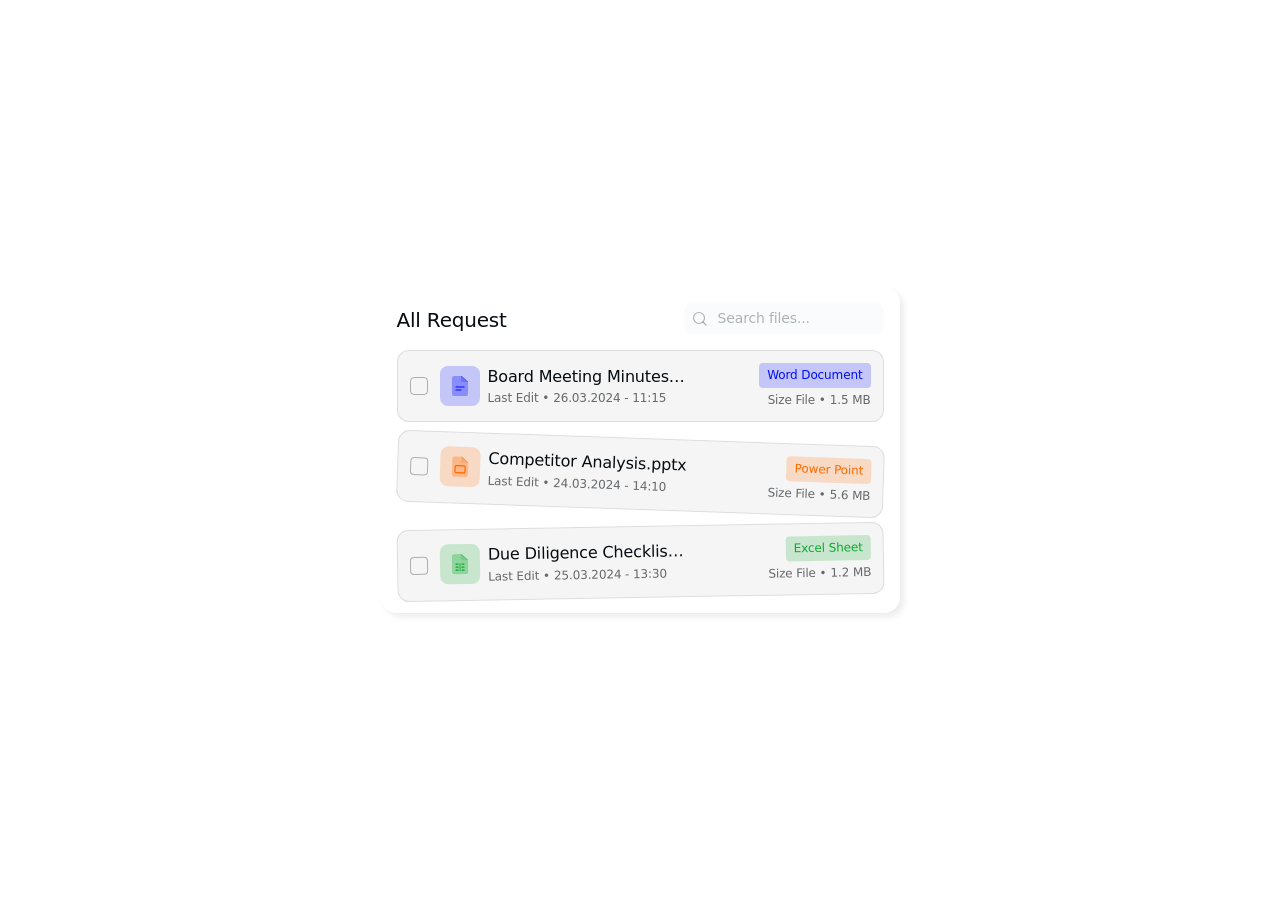
<file: components/document-management.html>
<!doctype html>
<html lang="en"><head>
  <meta charset="UTF-8">
  <meta name="viewport" content="width=device-width, initial-scale=1.0">
  <title>Document Management Component</title>
  <style>
    * {
      margin: 0;
      padding: 0;
      box-sizing: border-box;
    }

    html, body {
      font-family: 'Geist', -apple-system, BlinkMacSystemFont, 'Segoe UI', system-ui, sans-serif;
      background: transparent;
      margin: 0;
      width: 100%;
      height: 100%;
      min-height: 200px;
      display: flex;
      align-items: center;
      justify-content: center;
      cursor: pointer;
    }

    /* Component wrapper for responsive scaling */
    .document-management-wrapper {
      width: 100%;
      height: 100%;
      display: flex;
      align-items: center;
      justify-content: center;
      overflow: hidden;
      padding: 16px;
    }

    @media (max-width: 440px) {
      .document-management-wrapper {
        padding: 12px;
      }
    }

    @media (max-width: 360px) {
      .document-management-wrapper {
        padding: 8px;
      }
    }

    /* Main container - pixel-perfect from Figma, responsive via width */
    .document-management {
      --card-scale: 1;

      background: #ffffff;
      border-radius: calc(16px * var(--card-scale));
      padding: calc(16px * var(--card-scale));
      box-shadow: 4px 4px 6px rgba(0, 0, 0, 0.08);
      display: flex;
      flex-direction: column;
      gap: calc(16px * var(--card-scale));
      /* Responsive: fit inside parent, max 519px */
      width: min(100%, calc(519px * var(--card-scale)));
      max-width: 100%;
      overflow: hidden;
    }

    /* Header row */
    .doc-header {
      display: flex;
      align-items: flex-end;
      justify-content: space-between;
      width: 100%;
    }

    .doc-header__title {
      font-family: 'Geist', -apple-system, BlinkMacSystemFont, 'Segoe UI', system-ui, sans-serif;
      font-weight: 500;
      font-size: calc(20px * var(--card-scale));
      line-height: 1.4;
      color: #070c11;
      letter-spacing: -0.2px;
    }

    /* Search input */
    .doc-search {
      background: #f9fbfc;
      border-radius: calc(8px * var(--card-scale));
      padding: calc(6px * var(--card-scale)) calc(8px * var(--card-scale));
      display: flex;
      align-items: center;
      gap: calc(10px * var(--card-scale));
      width: calc(200px * var(--card-scale));
    }

    .doc-search__icon {
      width: calc(16px * var(--card-scale));
      height: calc(16px * var(--card-scale));
      flex-shrink: 0;
    }

    .doc-search__icon img {
      width: 100%;
      height: 100%;
    }

    .doc-search__placeholder {
      font-family: 'Geist', -apple-system, BlinkMacSystemFont, 'Segoe UI', system-ui, sans-serif;
      font-weight: 400;
      font-size: calc(14px * var(--card-scale));
      line-height: 1.4;
      color: rgba(7, 12, 17, 0.3);
      letter-spacing: -0.14px;
    }

    /* Cards list */
    .doc-cards {
      display: flex;
      flex-direction: column;
      gap: calc(16px * var(--card-scale));
    }

    /* Individual document card */
    .doc-card {
      background: #f5f5f5;
      border: 1px solid rgba(7, 12, 17, 0.1);
      border-radius: calc(12px * var(--card-scale));
      padding: calc(12px * var(--card-scale));
      display: flex;
      align-items: center;
      gap: calc(12px * var(--card-scale));
      width: 100%;
      transition: transform 0.4s cubic-bezier(0.2, 0, 0, 1), background-color 0.2s ease;
    }

    .doc-card:hover {
      background: #ffffff;
    }

    /* Card rotations */
    .doc-card--word {
      transform: rotate(0deg);
    }

    .doc-card--ppt {
      transform: rotate(2deg);
    }

    .doc-card--excel {
      transform: rotate(-1deg);
    }

    /* Hover animation - cards straighten */
    .document-management:hover .doc-card--ppt {
      transform: rotate(0deg);
    }

    .document-management:hover .doc-card--excel {
      transform: rotate(0deg);
    }

    /* Checkbox */
    .doc-card__checkbox {
      width: calc(18px * var(--card-scale));
      height: calc(18px * var(--card-scale));
      border: 1px solid rgba(7, 12, 17, 0.3);
      border-radius: calc(4px * var(--card-scale));
      flex-shrink: 0;
      display: flex;
      align-items: center;
      justify-content: center;
      background: transparent;
      transition: background-color 0.2s ease, border-color 0.2s ease;
    }

    .doc-card__checkbox svg {
      width: calc(12px * var(--card-scale));
      height: calc(12px * var(--card-scale));
      opacity: 0;
      transform: scale(0.5);
      transition: opacity 0.2s ease, transform 0.2s ease;
    }

    .doc-card:hover .doc-card__checkbox {
      background: #2F6FEB;
      border-color: #2F6FEB;
    }

    .doc-card:hover .doc-card__checkbox svg {
      opacity: 1;
      transform: scale(1);
    }

    /* Card content layout */
    .doc-card__content {
      flex: 1;
      display: flex;
      align-items: center;
      justify-content: space-between;
      min-width: 0;
    }

    /* Left side: icon + info */
    .doc-card__left {
      display: flex;
      align-items: flex-start;
      gap: calc(8px * var(--card-scale));
      flex: 1;
      min-width: 0;
    }

    /* File icon */
    .doc-card__icon {
      width: calc(40px * var(--card-scale));
      height: calc(40px * var(--card-scale));
      border-radius: calc(8px * var(--card-scale));
      display: flex;
      align-items: center;
      justify-content: center;
      flex-shrink: 0;
      overflow: hidden;
    }

    .doc-card__icon--word {
      background: rgba(0, 13, 255, 0.2);
    }

    .doc-card__icon--ppt {
      background: rgba(255, 106, 0, 0.2);
    }

    .doc-card__icon--excel {
      background: rgba(15, 168, 48, 0.2);
    }

    .doc-card__icon img {
      width: calc(24px * var(--card-scale));
      height: calc(24px * var(--card-scale));
    }

    /* File info */
    .doc-card__info {
      display: flex;
      flex-direction: column;
      gap: calc(2px * var(--card-scale));
      min-width: 0;
      flex: 1;
    }

    .doc-card__filename {
      font-family: 'Geist', -apple-system, BlinkMacSystemFont, 'Segoe UI', system-ui, sans-serif;
      font-weight: 500;
      font-size: calc(16px * var(--card-scale));
      line-height: 1.4;
      color: #070c11;
      letter-spacing: -0.16px;
      max-width: calc(200px * var(--card-scale));
      overflow: hidden;
      text-overflow: ellipsis;
      white-space: nowrap;
    }

    .doc-card__date {
      display: flex;
      gap: calc(4px * var(--card-scale));
      font-family: 'Geist', -apple-system, BlinkMacSystemFont, 'Segoe UI', system-ui, sans-serif;
      font-weight: 400;
      font-size: calc(12px * var(--card-scale));
      line-height: 1.4;
      color: rgba(7, 12, 17, 0.6);
      letter-spacing: -0.12px;
    }

    /* Right side: badge + size */
    .doc-card__right {
      display: flex;
      flex-direction: column;
      align-items: flex-end;
      justify-content: center;
      gap: calc(4px * var(--card-scale));
      flex-shrink: 0;
    }

    /* Badge */
    .doc-card__badge {
      padding: calc(4px * var(--card-scale)) calc(8px * var(--card-scale));
      border-radius: calc(4px * var(--card-scale));
      font-family: 'Geist', -apple-system, BlinkMacSystemFont, 'Segoe UI', system-ui, sans-serif;
      font-weight: 500;
      font-size: calc(12px * var(--card-scale));
      line-height: 1.4;
      letter-spacing: -0.12px;
      white-space: nowrap;
    }

    .doc-card__badge--word {
      background: rgba(0, 13, 255, 0.2);
      color: #000dff;
    }

    .doc-card__badge--ppt {
      background: rgba(255, 106, 0, 0.2);
      color: #ff6a00;
    }

    .doc-card__badge--excel {
      background: rgba(15, 168, 48, 0.2);
      color: #0fa830;
    }

    /* File size */
    .doc-card__size {
      display: flex;
      gap: calc(4px * var(--card-scale));
      font-family: 'Geist', -apple-system, BlinkMacSystemFont, 'Segoe UI', system-ui, sans-serif;
      font-weight: 400;
      font-size: calc(12px * var(--card-scale));
      line-height: 1.4;
      color: rgba(7, 12, 17, 0.6);
      letter-spacing: -0.12px;
    }

    /* Responsive scaling - keep ALL content visible, just scale down */
    @media (max-width: 560px) {
      .document-management {
        --card-scale: 0.9;
      }
    }

    @media (max-width: 500px) {
      .document-management {
        --card-scale: 0.8;
      }
    }

    @media (max-width: 440px) {
      .document-management {
        --card-scale: 0.7;
      }
    }

    @media (max-width: 380px) {
      .document-management {
        --card-scale: 0.6;
      }
    }

    @media (max-width: 340px) {
      .document-management {
        --card-scale: 0.55;
      }
    }

    @media (max-width: 300px) {
      .document-management {
        --card-scale: 0.5;
      }
    }

    /* Icon-specific scaling for mobile */
    @media (max-width: 440px) {
      .doc-search__icon,
      .doc-search__icon svg {
        width: 12px;
        height: 12px;
      }

      .doc-card__icon {
        width: calc(36px * var(--card-scale));
        height: calc(36px * var(--card-scale));
      }

      .doc-card__icon img,
      .doc-card__icon svg {
        width: calc(22px * var(--card-scale));
        height: calc(22px * var(--card-scale));
      }
    }

    @media (max-width: 380px) {
      .doc-search__icon,
      .doc-search__icon svg {
        width: 10px;
        height: 10px;
      }

      .doc-card__icon {
        width: calc(34px * var(--card-scale));
        height: calc(34px * var(--card-scale));
      }

      .doc-card__icon img,
      .doc-card__icon svg {
        width: calc(20px * var(--card-scale));
        height: calc(20px * var(--card-scale));
      }
    }

    @media (max-width: 340px) {
      .doc-search__icon,
      .doc-search__icon svg {
        width: 9px;
        height: 9px;
      }

      .doc-card__icon {
        width: calc(32px * var(--card-scale));
        height: calc(32px * var(--card-scale));
      }

      .doc-card__icon img,
      .doc-card__icon svg {
        width: calc(18px * var(--card-scale));
        height: calc(18px * var(--card-scale));
      }
    }
  </style>
</head>
<body>
  <div class="document-management-wrapper">
    <div class="document-management">
      <!-- Header -->
      <div class="doc-header">
        <span class="doc-header__title">All Request</span>
        <div class="doc-search">
          <div class="doc-search__icon">
            <!-- Search icon SVG inline -->
            <svg width="100%" height="100%" viewBox="0 0 16 16" fill="none" xmlns="http://www.w3.org/2000/svg">
              <circle cx="7" cy="7" r="5.5" stroke="rgba(7,12,17,0.3)" stroke-width="1.2"></circle>
              <path d="M11 11L14 14" stroke="rgba(7,12,17,0.3)" stroke-width="1.2" stroke-linecap="round"></path>
            </svg>
          </div>
          <span class="doc-search__placeholder">Search files...</span>
        </div>
      </div>

      <!-- Document cards -->
      <div class="doc-cards">
        <!-- Card 1: Word Document -->
        <div class="doc-card doc-card--word">
          <div class="doc-card__checkbox">
            <svg viewBox="0 0 12 12" fill="none" xmlns="http://www.w3.org/2000/svg">
              <path d="M2.5 6L5 8.5L9.5 3.5" stroke="white" stroke-width="1.5" stroke-linecap="round" stroke-linejoin="round"></path>
            </svg>
          </div>
          <div class="doc-card__content">
            <div class="doc-card__left">
              <div class="doc-card__icon doc-card__icon--word">
                <!-- Word document icon -->
                <svg width="24" height="24" viewBox="0 0 24 24" fill="none" xmlns="http://www.w3.org/2000/svg">
                  <path d="M6 2C4.9 2 4 2.9 4 4V20C4 21.1 4.9 22 6 22H18C19.1 22 20 21.1 20 20V8L14 2H6Z" fill="#000DFF" fill-opacity="0.3"></path>
                  <path d="M13 2V8H20" fill="#000DFF" fill-opacity="0.2"></path>
                  <path d="M13 2L20 8" stroke="#000DFF" stroke-opacity="0.8" stroke-width="0.5"></path>
                  <path d="M8 13H16M8 16H13" stroke="#000DFF" stroke-width="1.2" stroke-linecap="round"></path>
                </svg>
              </div>
              <div class="doc-card__info">
                <span class="doc-card__filename">Board Meeting Minutes.docx</span>
                <div class="doc-card__date">
                  <span>Last Edit •</span>
                  <span>26.03.2024 - 11:15</span>
                </div>
              </div>
            </div>
            <div class="doc-card__right">
              <div class="doc-card__badge doc-card__badge--word">Word Document</div>
              <div class="doc-card__size">
                <span>Size File •</span>
                <span>1.5 MB</span>
              </div>
            </div>
          </div>
        </div>

        <!-- Card 2: PowerPoint (rotated 2deg) -->
        <div class="doc-card doc-card--ppt">
          <div class="doc-card__checkbox">
            <svg viewBox="0 0 12 12" fill="none" xmlns="http://www.w3.org/2000/svg">
              <path d="M2.5 6L5 8.5L9.5 3.5" stroke="white" stroke-width="1.5" stroke-linecap="round" stroke-linejoin="round"></path>
            </svg>
          </div>
          <div class="doc-card__content">
            <div class="doc-card__left">
              <div class="doc-card__icon doc-card__icon--ppt">
                <!-- PowerPoint icon -->
                <svg width="24" height="24" viewBox="0 0 24 24" fill="none" xmlns="http://www.w3.org/2000/svg">
                  <path d="M6 2C4.9 2 4 2.9 4 4V20C4 21.1 4.9 22 6 22H18C19.1 22 20 21.1 20 20V8L14 2H6Z" fill="#FF6A00" fill-opacity="0.3"></path>
                  <path d="M13 2V8H20" fill="#FF6A00" fill-opacity="0.2"></path>
                  <path d="M13 2L20 8" stroke="#FF6A00" stroke-opacity="0.8" stroke-width="0.5"></path>
                  <rect x="7" y="11" width="10" height="7" rx="1" stroke="#FF6A00" stroke-width="1.2"></rect>
                </svg>
              </div>
              <div class="doc-card__info">
                <span class="doc-card__filename">Competitor Analysis.pptx</span>
                <div class="doc-card__date">
                  <span>Last Edit •</span>
                  <span>24.03.2024 - 14:10</span>
                </div>
              </div>
            </div>
            <div class="doc-card__right">
              <div class="doc-card__badge doc-card__badge--ppt">Power Point</div>
              <div class="doc-card__size">
                <span>Size File •</span>
                <span>5.6 MB</span>
              </div>
            </div>
          </div>
        </div>

        <!-- Card 3: Excel (rotated -1deg) -->
        <div class="doc-card doc-card--excel">
          <div class="doc-card__checkbox">
            <svg viewBox="0 0 12 12" fill="none" xmlns="http://www.w3.org/2000/svg">
              <path d="M2.5 6L5 8.5L9.5 3.5" stroke="white" stroke-width="1.5" stroke-linecap="round" stroke-linejoin="round"></path>
            </svg>
          </div>
          <div class="doc-card__content">
            <div class="doc-card__left">
              <div class="doc-card__icon doc-card__icon--excel">
                <!-- Excel icon -->
                <svg width="24" height="24" viewBox="0 0 24 24" fill="none" xmlns="http://www.w3.org/2000/svg">
                  <path d="M6 2C4.9 2 4 2.9 4 4V20C4 21.1 4.9 22 6 22H18C19.1 22 20 21.1 20 20V8L14 2H6Z" fill="#0FA830" fill-opacity="0.3"></path>
                  <path d="M13 2V8H20" fill="#0FA830" fill-opacity="0.2"></path>
                  <path d="M13 2L20 8" stroke="#0FA830" stroke-opacity="0.8" stroke-width="0.5"></path>
                  <path d="M8 12H10M14 12H16M8 15H10M14 15H16M8 18H10M14 18H16" stroke="#0FA830" stroke-width="1.2" stroke-linecap="round"></path>
                  <path d="M12 11V19" stroke="#0FA830" stroke-width="0.8"></path>
                </svg>
              </div>
              <div class="doc-card__info">
                <span class="doc-card__filename">Due Diligence Checklist.xlsx</span>
                <div class="doc-card__date">
                  <span>Last Edit •</span>
                  <span>25.03.2024 - 13:30</span>
                </div>
              </div>
            </div>
            <div class="doc-card__right">
              <div class="doc-card__badge doc-card__badge--excel">Excel Sheet</div>
              <div class="doc-card__size">
                <span>Size File •</span>
                <span>1.2 MB</span>
              </div>
            </div>
          </div>
        </div>
      </div>
    </div>
  </div>

  <script>
    document.body.addEventListener('click', function(e) {
      if (window.parent !== window) {
        window.parent.postMessage({ type: 'bento-card-click' }, '*');
      }
    });
  </script>
</body></html>
</file>
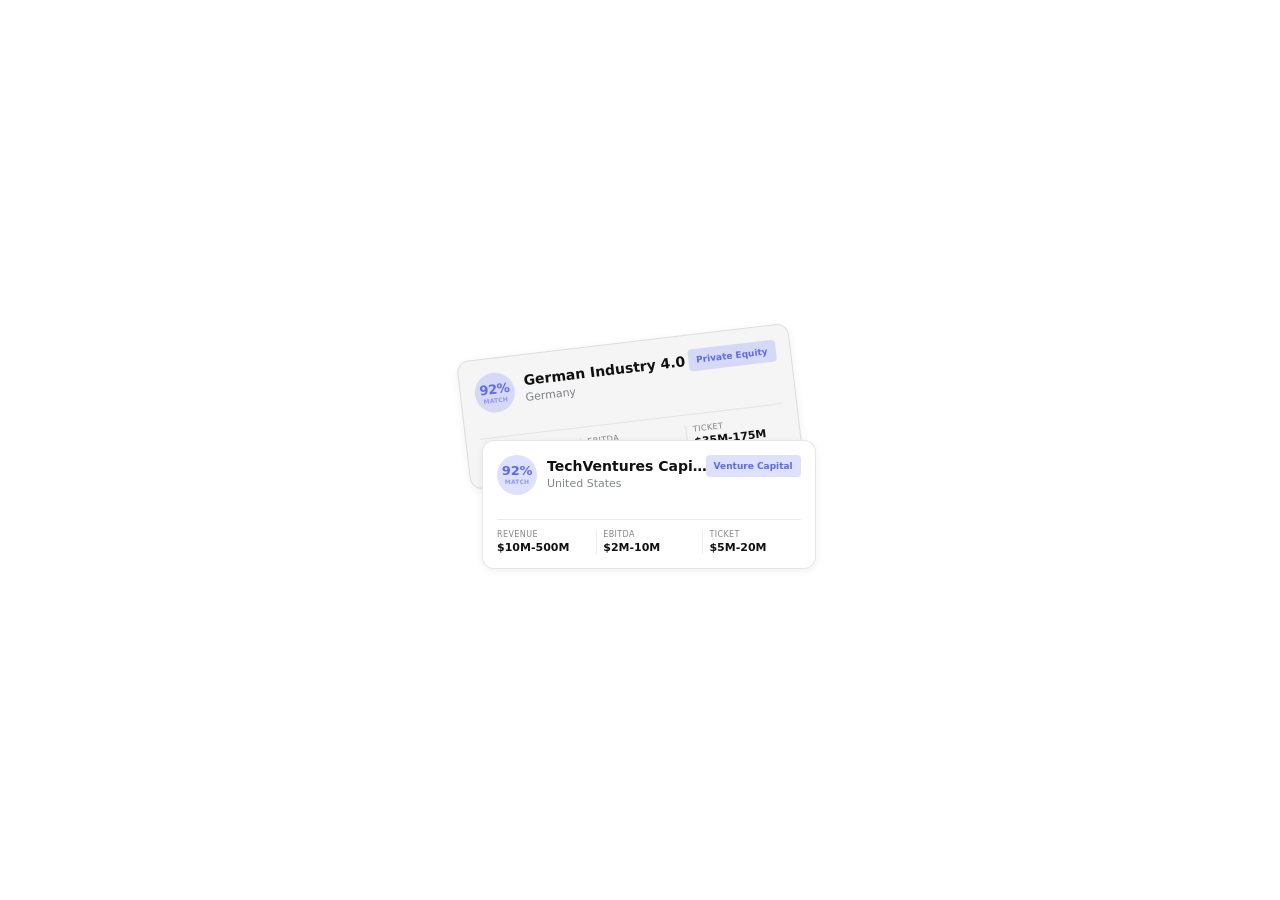
<file: components/longlist-cards.html>
<!doctype html>
<html lang="en"><head>
  <meta charset="UTF-8">
  <meta name="viewport" content="width=device-width, initial-scale=1.0">
  <title>Long List Creation - Animated Cards</title>
  <style>
    /* ─── Tokens ─── */
    :root {
      --bg: #fafafa;
      --surface: #ffffff;
      --fg: #111111;
      --fg-muted: rgba(7, 12, 17, 0.5);
      --fg-muted-10: rgba(7, 12, 17, 0.08);
      --border: rgba(7, 12, 17, 0.1);
      --accent: #5D6AF3;
      --accent-bg: rgba(93, 106, 243, 0.2);
      --font-body: -apple-system, BlinkMacSystemFont, 'SF Pro Text', system-ui, sans-serif;
    }

    * {
      margin: 0;
      padding: 0;
      box-sizing: border-box;
    }

    html, body {
      font-family: var(--font-body);
      background: transparent;
      margin: 0;
      width: 100%;
      height: 100%;
      min-height: 200px;
      display: flex;
      align-items: center;
      justify-content: center;
      cursor: pointer;
    }

    /* ═══ Longlist Animated Cards — Self-contained Component ═══ */
    .longlist-cards-wrapper {
      width: 100%;
      height: 100%;
      display: flex;
      align-items: center;
      justify-content: center;
      overflow: visible;
      padding: 16px;
    }

    /* SVG specs: viewBox 435×305, back card at (6.68, 51.51) rotated -6.74°, front card at (36.68, 140.68) */
    .longlist-cards {
      --card-scale: 1;
      position: relative;
      /* Responsive: fit inside parent, maintain aspect ratio */
      width: min(100%, 380px);
      aspect-ratio: 435 / 305;
      flex-shrink: 0;
    }

    .buyer-card {
      position: absolute;
      /* Card size: 382×148 in viewBox 435 → 87.8% width, height from ratio 148/382 */
      width: 87.8%;
      aspect-ratio: 382 / 148;
      background: var(--surface);
      border-radius: calc(12px * var(--card-scale));
      border: 1px solid var(--border);
      box-shadow: 0 2px 8px rgba(0, 0, 0, 0.06);
      padding: calc(14px * var(--card-scale));
      transition: transform 0.4s cubic-bezier(0.2, 0, 0, 1);
      display: flex;
      flex-direction: column;
      box-sizing: border-box;
    }

    .buyer-card--back {
      /* SVG: x=6.68/435 = 1.54%, y=51.51/305 = 16.9% */
      top: 16.9%;
      left: 1.54%;
      transform: rotate(-6.74deg);
      transform-origin: top left;
      z-index: 1;
      background: #F5F5F5;
    }

    .buyer-card--front {
      /* SVG: x=36.68/435 = 8.43%, y=140.68/305 = 46.1% */
      top: 46.1%;
      left: 8.43%;
      z-index: 2;
    }

    .longlist-cards-wrapper:hover .buyer-card--back {
      transform: rotate(0deg) translate(-3%, -8%);
    }

    .longlist-cards-wrapper:hover .buyer-card--front {
      transform: translate(3%, 8%);
    }

    .buyer-card__header {
      display: flex;
      align-items: flex-start;
      gap: calc(10px * var(--card-scale));
    }

    .match-badge {
      width: calc(40px * var(--card-scale));
      height: calc(40px * var(--card-scale));
      border-radius: 50%;
      background: var(--accent-bg);
      display: flex;
      flex-direction: column;
      align-items: center;
      justify-content: center;
      flex-shrink: 0;
    }

    .match-badge__percent {
      font-size: calc(13px * var(--card-scale));
      font-weight: 700;
      color: var(--accent);
      line-height: 1;
      letter-spacing: -0.02em;
    }

    .match-badge__label {
      font-size: calc(6px * var(--card-scale));
      font-weight: 600;
      color: rgba(93, 106, 243, 0.6);
      text-transform: uppercase;
      letter-spacing: 0.03em;
      margin-top: 1px;
    }

    .buyer-card__info {
      flex: 1;
      min-width: 0;
      padding-top: calc(2px * var(--card-scale));
      padding-right: calc(90px * var(--card-scale)); /* space for type-pill */
    }

    .buyer-card__name {
      font-size: calc(14px * var(--card-scale));
      font-weight: 600;
      color: var(--fg);
      white-space: nowrap;
      overflow: hidden;
      text-overflow: ellipsis;
      margin-bottom: calc(2px * var(--card-scale));
      line-height: 1.3;
    }

    .buyer-card__location {
      font-size: calc(11px * var(--card-scale));
      color: var(--fg-muted);
      line-height: 1.3;
    }

    .type-pill {
      position: absolute;
      top: calc(14px * var(--card-scale));
      right: calc(14px * var(--card-scale));
      display: inline-flex;
      align-items: center;
      justify-content: center;
      height: calc(22px * var(--card-scale));
      padding: 0 calc(8px * var(--card-scale));
      background: var(--accent-bg);
      color: var(--accent);
      font-size: calc(9px * var(--card-scale));
      font-weight: 600;
      border-radius: calc(4px * var(--card-scale));
      white-space: nowrap;
    }

    .buyer-card__stats {
      display: flex;
      gap: 0;
      border-top: 1px solid var(--fg-muted-10);
      margin-top: auto;
      padding-top: calc(10px * var(--card-scale));
    }

    .stat {
      flex: 1;
      text-align: left;
    }

    .stat:not(:last-child) {
      border-right: 1px solid var(--fg-muted-10);
      padding-right: calc(8px * var(--card-scale));
      margin-right: calc(6px * var(--card-scale));
    }

    .stat__label {
      font-size: calc(8px * var(--card-scale));
      font-weight: 500;
      color: var(--fg-muted);
      text-transform: uppercase;
      letter-spacing: 0.05em;
      margin-bottom: calc(2px * var(--card-scale));
    }

    .stat__value {
      font-size: calc(11px * var(--card-scale));
      font-weight: 600;
      color: var(--fg);
    }

    /* ═══ Responsive — scale down on smaller containers ═══ */
    @media (max-width: 380px) {
      .longlist-cards {
        --card-scale: 0.9;
      }
    }

    @media (max-width: 320px) {
      .longlist-cards {
        --card-scale: 0.75;
      }
    }
  </style>
</head>
<body>
  <div class="longlist-cards-wrapper">
    <div class="longlist-cards">
    <!-- Back Card (rotated) -->
    <div class="buyer-card buyer-card--back">
      <div class="type-pill">Private Equity</div>
      <div class="buyer-card__header">
        <div class="match-badge">
          <span class="match-badge__percent">92%</span>
          <span class="match-badge__label">Match</span>
        </div>
        <div class="buyer-card__info">
          <div class="buyer-card__name">German Industry 4.0</div>
          <div class="buyer-card__location">Germany</div>
        </div>
      </div>
      <div class="buyer-card__stats">
        <div class="stat">
          <div class="stat__label">Revenue</div>
          <div class="stat__value">$50M-200M</div>
        </div>
        <div class="stat">
          <div class="stat__label">EBITDA</div>
          <div class="stat__value">$10M-50M</div>
        </div>
        <div class="stat">
          <div class="stat__label">Ticket</div>
          <div class="stat__value">$35M-175M</div>
        </div>
      </div>
    </div>
    <!-- Front Card -->
    <div class="buyer-card buyer-card--front">
      <div class="type-pill">Venture Capital</div>
      <div class="buyer-card__header">
        <div class="match-badge">
          <span class="match-badge__percent">92%</span>
          <span class="match-badge__label">Match</span>
        </div>
        <div class="buyer-card__info">
          <div class="buyer-card__name">TechVentures Capital</div>
          <div class="buyer-card__location">United States</div>
        </div>
      </div>
      <div class="buyer-card__stats">
        <div class="stat">
          <div class="stat__label">Revenue</div>
          <div class="stat__value">$10M-500M</div>
        </div>
        <div class="stat">
          <div class="stat__label">EBITDA</div>
          <div class="stat__value">$2M-10M</div>
        </div>
        <div class="stat">
          <div class="stat__label">Ticket</div>
          <div class="stat__value">$5M-20M</div>
        </div>
      </div>
    </div>
    </div>
  </div>

  <script>
    // Send click event to parent window
    document.body.addEventListener('click', function(e) {
      if (window.parent !== window) {
        window.parent.postMessage({ type: 'bento-card-click' }, '*');
      }
    });
  </script>
</body></html>
</file>
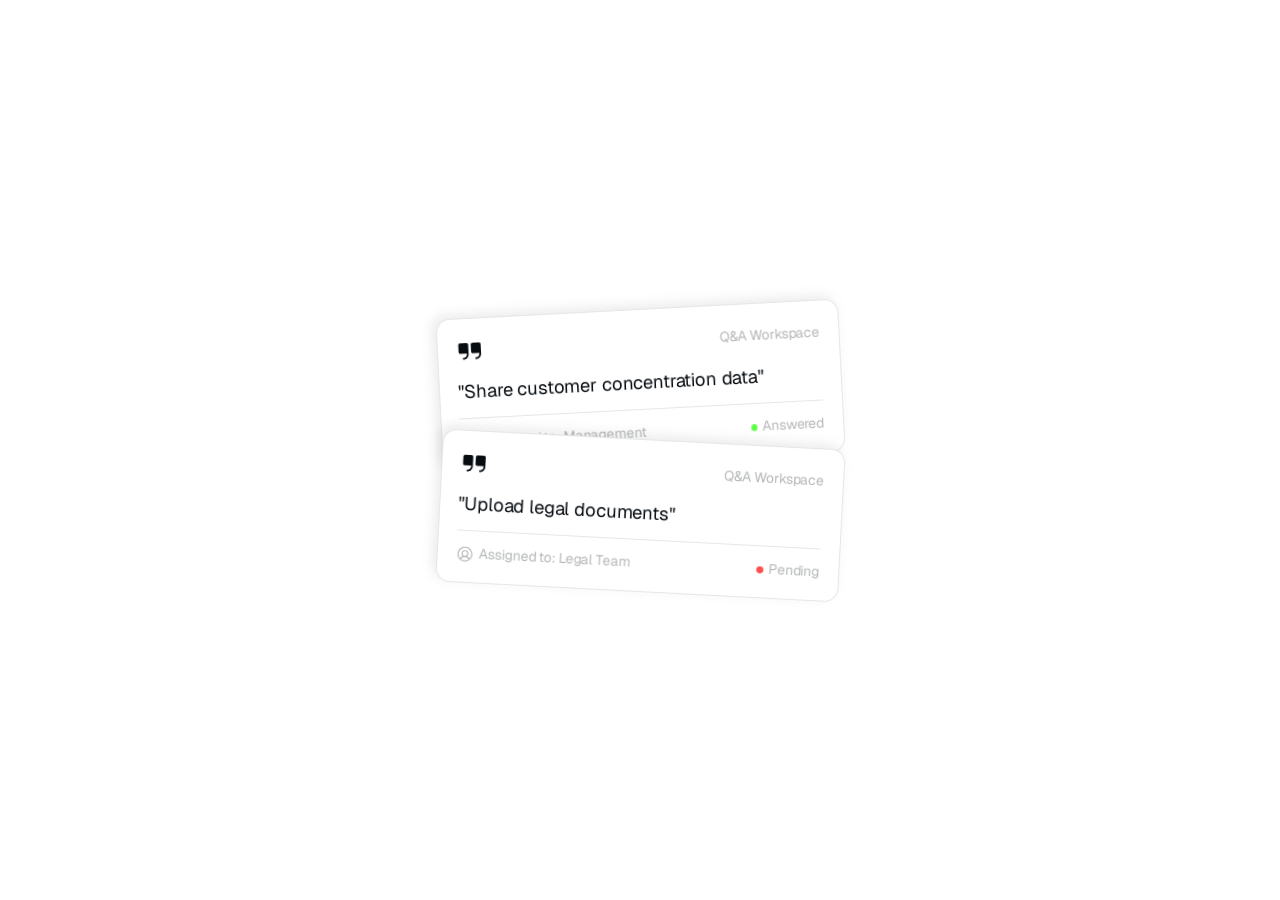
<file: components/qa-management.html>
<!doctype html>
<html lang="en"><head>
  <meta charset="UTF-8">
  <meta name="viewport" content="width=device-width, initial-scale=1.0">
  <title>Q&amp;A Management Component</title>
  <link rel="preconnect" href="https://fonts.googleapis.com">
  <link rel="preconnect" href="https://fonts.gstatic.com" crossorigin="">
  <link href="https://fonts.googleapis.com/css2?family=Geist:wght@400;500&amp;display=swap" rel="stylesheet">
  <style>
    * {
      margin: 0;
      padding: 0;
      box-sizing: border-box;
    }

    html, body {
      font-family: 'Geist', -apple-system, BlinkMacSystemFont, system-ui, sans-serif;
      background: transparent;
      margin: 0;
      width: 100%;
      height: 100%;
      min-height: 200px;
      display: flex;
      align-items: center;
      justify-content: center;
      cursor: pointer;
    }

    :root {
      --card-scale: 1.15;
    }

    .qa-management-wrapper {
      width: 100%;
      height: 100%;
      min-height: 200px;
      display: flex;
      align-items: center;
      justify-content: center;
      overflow: hidden;
      padding: 16px;
      box-sizing: border-box;
    }

    .qa-management {
      /* Figma dimensions: 356.638 × 288px */
      width: calc(357px * var(--card-scale));
      height: calc(288px * var(--card-scale));
      position: relative;
      display: flex;
      flex-direction: column;
      align-items: center;
      justify-content: center;
    }

    .qa-card-wrapper {
      display: flex;
      align-items: center;
      justify-content: center;
      width: 100%;
      position: relative;
    }

    .qa-card-wrapper--back {
      margin-bottom: calc(-20px * var(--card-scale));
      z-index: 1;
    }

    .qa-card-wrapper--front {
      z-index: 2;
    }

    .qa-card {
      /* Figma card width: 350px */
      width: calc(350px * var(--card-scale));
      background: #ffffff;
      border: 1px solid rgba(7, 12, 17, 0.1);
      border-radius: calc(12px * var(--card-scale));
      padding: calc(16px * var(--card-scale));
      display: flex;
      flex-direction: column;
      gap: calc(12px * var(--card-scale));
      filter: drop-shadow(-4px -4px 6px rgba(0, 0, 0, 0.08));
      transition: transform 0.4s cubic-bezier(0.4, 0, 0.2, 1);
    }

    /* Figma rotations */
    .qa-card--back {
      transform: rotate(-3deg);
    }

    .qa-card--front {
      transform: rotate(3deg);
    }

    /* Hover: cards straighten and separate */
    .qa-management:hover .qa-card--back {
      transform: rotate(0deg) translate(calc(-12px * var(--card-scale)), calc(-12px * var(--card-scale)));
    }

    .qa-management:hover .qa-card--front {
      transform: rotate(0deg) translate(calc(12px * var(--card-scale)), calc(12px * var(--card-scale)));
    }

    .qa-card__header {
      display: flex;
      align-items: center;
      justify-content: space-between;
      width: 100%;
    }

    .qa-card__quote-icon {
      width: calc(24px * var(--card-scale));
      height: calc(24px * var(--card-scale));
      flex-shrink: 0;
    }

    .qa-card__quote-icon svg {
      width: 100%;
      height: 100%;
    }

    .qa-card__label {
      font-family: 'Geist', sans-serif;
      font-weight: 400;
      font-size: calc(12px * var(--card-scale));
      line-height: 1;
      color: rgba(7, 12, 17, 0.3);
      letter-spacing: -0.12px;
      white-space: nowrap;
    }

    .qa-card__quote {
      font-family: 'Geist', sans-serif;
      font-weight: 400;
      font-size: calc(16px * var(--card-scale));
      line-height: 1.4;
      color: #070c11;
      letter-spacing: -0.16px;
    }

    .qa-card__divider {
      width: 100%;
      height: 1px;
      background: rgba(7, 12, 17, 0.1);
    }

    .qa-card__footer {
      display: flex;
      align-items: center;
      justify-content: space-between;
      width: 100%;
    }

    .qa-card__meta {
      display: flex;
      align-items: center;
      gap: calc(4px * var(--card-scale));
    }

    .qa-card__person-icon {
      width: calc(16px * var(--card-scale));
      height: calc(16px * var(--card-scale));
      flex-shrink: 0;
    }

    .qa-card__person-icon svg {
      width: 100%;
      height: 100%;
    }

    .qa-card__assigned {
      font-family: 'Geist', sans-serif;
      font-weight: 400;
      font-size: calc(12px * var(--card-scale));
      line-height: 1;
      color: rgba(7, 12, 17, 0.3);
      letter-spacing: -0.12px;
      white-space: nowrap;
    }

    .qa-card__status {
      display: flex;
      align-items: center;
      gap: calc(4px * var(--card-scale));
    }

    .qa-card__status-dot {
      width: calc(6px * var(--card-scale));
      height: calc(6px * var(--card-scale));
      border-radius: 50%;
      flex-shrink: 0;
    }

    /* Figma colors: #61FF4C (green), #FF4C4C (red) */
    .qa-card__status-dot--answered {
      background: #61FF4C;
    }

    .qa-card__status-dot--pending {
      background: #FF4C4C;
    }

    .qa-card__status-text {
      font-family: 'Geist', sans-serif;
      font-weight: 400;
      font-size: calc(12px * var(--card-scale));
      line-height: 1;
      color: rgba(7, 12, 17, 0.3);
      letter-spacing: -0.12px;
      white-space: nowrap;
    }

    /* Responsive scaling — same approach as longlist-cards */
    @media (max-width: 560px) {
      :root { --card-scale: 0.95; }
    }
    @media (max-width: 500px) {
      :root { --card-scale: 0.9; }
    }
    @media (max-width: 440px) {
      :root { --card-scale: 0.85; }
    }
    @media (max-width: 380px) {
      :root { --card-scale: 0.75; }
    }
    @media (max-width: 340px) {
      :root { --card-scale: 0.65; }
    }
    @media (max-width: 300px) {
      :root { --card-scale: 0.55; }
    }
  </style>
</head>
<body>
  <div class="qa-management-wrapper" style="gap: 8px;">
    <div class="qa-management">
      <!-- Back Card (top, rotated -3deg) - Figma node 8004:284 -->
      <div class="qa-card-wrapper qa-card-wrapper--back">
        <div class="qa-card qa-card--back">
          <div class="qa-card__header">
            <div class="qa-card__quote-icon">
              <svg viewBox="0 0 24 24" fill="none" xmlns="http://www.w3.org/2000/svg">
                <path d="M10.875 6.75V15C10.8738 16.1931 10.3993 17.337 9.55561 18.1806C8.71196 19.0243 7.56809 19.4988 6.375 19.5C6.17609 19.5 5.98532 19.421 5.84467 19.2803C5.70402 19.1397 5.625 18.9489 5.625 18.75C5.625 18.5511 5.70402 18.3603 5.84467 18.2197C5.98532 18.079 6.17609 18 6.375 18C7.17065 18 7.93371 17.6839 8.49632 17.1213C9.05893 16.5587 9.375 15.7956 9.375 15V14.25H3.75C3.35217 14.25 2.97064 14.092 2.68934 13.8107C2.40803 13.5294 2.25 13.1478 2.25 12.75V6.75C2.25 6.35217 2.40803 5.97064 2.68934 5.68934C2.97064 5.40803 3.35217 5.25 3.75 5.25H9.375C9.77282 5.25 10.1544 5.40803 10.4357 5.68934C10.717 5.97064 10.875 6.35217 10.875 6.75ZM20.25 5.25H14.625C14.2272 5.25 13.8456 5.40803 13.5643 5.68934C13.283 5.97064 13.125 6.35217 13.125 6.75V12.75C13.125 13.1478 13.283 13.5294 13.5643 13.8107C13.8456 14.092 14.2272 14.25 14.625 14.25H20.25V15C20.25 15.7956 19.9339 16.5587 19.3713 17.1213C18.8087 17.6839 18.0456 18 17.25 18C17.0511 18 16.8603 18.079 16.7197 18.2197C16.579 18.3603 16.5 18.5511 16.5 18.75C16.5 18.9489 16.579 19.1397 16.7197 19.2803C16.8603 19.421 17.0511 19.5 17.25 19.5C18.4431 19.4988 19.587 19.0243 20.4306 18.1806C21.2743 17.337 21.7488 16.1931 21.75 15V6.75C21.75 6.35217 21.592 5.97064 21.3107 5.68934C21.0294 5.40803 20.6478 5.25 20.25 5.25Z" fill="#070C11"></path>
              </svg>
            </div>
            <span class="qa-card__label">Q&amp;A Workspace</span>
          </div>
          <p class="qa-card__quote">"Share customer concentration data"</p>
          <div class="qa-card__divider"></div>
          <div class="qa-card__footer">
            <div class="qa-card__meta">
              <div class="qa-card__person-icon">
                <svg viewBox="0 0 16 16" fill="none" xmlns="http://www.w3.org/2000/svg">
                  <path d="M8 1.5C6.71442 1.5 5.45771 1.88122 4.38879 2.59545C3.31987 3.30968 2.48675 4.32484 1.99478 5.51256C1.50281 6.70027 1.37409 8.00721 1.6249 9.26808C1.8757 10.529 2.49476 11.6871 3.4038 12.5962C4.31285 13.5052 5.47103 14.1243 6.73191 14.3751C7.99279 14.6259 9.29972 14.4972 10.4874 14.0052C11.6752 13.5132 12.6903 12.6801 13.4045 11.6112C14.1188 10.5423 14.5 9.28558 14.5 8C14.4982 6.27665 13.8128 4.62441 12.5942 3.40581C11.3756 2.18722 9.72335 1.50182 8 1.5ZM4.63 12.3437C4.99171 11.778 5.49 11.3125 6.07895 10.99C6.6679 10.6676 7.32855 10.4985 8 10.4985C8.67145 10.4985 9.3321 10.6676 9.92105 10.99C10.51 11.3125 11.0083 11.778 11.37 12.3437C10.4065 13.0931 9.22064 13.5 8 13.5C6.77936 13.5 5.59354 13.0931 4.63 12.3437ZM6 7.5C6 7.10443 6.1173 6.71776 6.33706 6.38886C6.55682 6.05996 6.86918 5.80361 7.23463 5.65224C7.60008 5.50086 8.00222 5.46126 8.39018 5.53843C8.77814 5.6156 9.1345 5.80608 9.41421 6.08578C9.69391 6.36549 9.8844 6.72186 9.96157 7.10982C10.0387 7.49778 9.99913 7.89991 9.84776 8.26536C9.69638 8.63082 9.44004 8.94317 9.11114 9.16294C8.78224 9.3827 8.39556 9.5 8 9.5C7.46956 9.5 6.96086 9.28928 6.58578 8.91421C6.21071 8.53914 6 8.03043 6 7.5ZM12.11 11.6506C11.5524 10.8425 10.7682 10.2174 9.85625 9.85375C10.3461 9.4679 10.7036 8.93899 10.879 8.34056C11.0543 7.74213 11.0388 7.10393 10.8346 6.51471C10.6305 5.9255 10.2477 5.41455 9.73971 5.05293C9.23168 4.69131 8.62359 4.49698 8 4.49698C7.37641 4.49698 6.76832 4.69131 6.26029 5.05293C5.75226 5.41455 5.36954 5.9255 5.16536 6.51471C4.96119 7.10393 4.94569 7.74213 5.12104 8.34056C5.29639 8.93899 5.65386 9.4679 6.14375 9.85375C5.23176 10.2174 4.44764 10.8425 3.89 11.6506C3.18535 10.8582 2.72479 9.87902 2.56378 8.83094C2.40276 7.78285 2.54815 6.71056 2.98245 5.74318C3.41674 4.77581 4.12142 3.95461 5.01163 3.37846C5.90183 2.80231 6.93961 2.49578 8 2.49578C9.06038 2.49578 10.0982 2.80231 10.9884 3.37846C11.8786 3.95461 12.5833 4.77581 13.0175 5.74318C13.4518 6.71056 13.5972 7.78285 13.4362 8.83094C13.2752 9.87902 12.8146 10.8582 12.11 11.6506Z" fill="#070C11" fill-opacity="0.3"></path>
                </svg>
              </div>
              <span class="qa-card__assigned">Assigned to: Management</span>
            </div>
            <div class="qa-card__status">
              <div class="qa-card__status-dot qa-card__status-dot--answered"></div>
              <span class="qa-card__status-text">Answered</span>
            </div>
          </div>
        </div>
      </div>

      <!-- Front Card (bottom, rotated 3deg) - Figma node 8004:299 -->
      <div class="qa-card-wrapper qa-card-wrapper--front">
        <div class="qa-card qa-card--front">
          <div class="qa-card__header">
            <div class="qa-card__quote-icon">
              <svg viewBox="0 0 24 24" fill="none" xmlns="http://www.w3.org/2000/svg">
                <path d="M10.875 6.75V15C10.8738 16.1931 10.3993 17.337 9.55561 18.1806C8.71196 19.0243 7.56809 19.4988 6.375 19.5C6.17609 19.5 5.98532 19.421 5.84467 19.2803C5.70402 19.1397 5.625 18.9489 5.625 18.75C5.625 18.5511 5.70402 18.3603 5.84467 18.2197C5.98532 18.079 6.17609 18 6.375 18C7.17065 18 7.93371 17.6839 8.49632 17.1213C9.05893 16.5587 9.375 15.7956 9.375 15V14.25H3.75C3.35217 14.25 2.97064 14.092 2.68934 13.8107C2.40803 13.5294 2.25 13.1478 2.25 12.75V6.75C2.25 6.35217 2.40803 5.97064 2.68934 5.68934C2.97064 5.40803 3.35217 5.25 3.75 5.25H9.375C9.77282 5.25 10.1544 5.40803 10.4357 5.68934C10.717 5.97064 10.875 6.35217 10.875 6.75ZM20.25 5.25H14.625C14.2272 5.25 13.8456 5.40803 13.5643 5.68934C13.283 5.97064 13.125 6.35217 13.125 6.75V12.75C13.125 13.1478 13.283 13.5294 13.5643 13.8107C13.8456 14.092 14.2272 14.25 14.625 14.25H20.25V15C20.25 15.7956 19.9339 16.5587 19.3713 17.1213C18.8087 17.6839 18.0456 18 17.25 18C17.0511 18 16.8603 18.079 16.7197 18.2197C16.579 18.3603 16.5 18.5511 16.5 18.75C16.5 18.9489 16.579 19.1397 16.7197 19.2803C16.8603 19.421 17.0511 19.5 17.25 19.5C18.4431 19.4988 19.587 19.0243 20.4306 18.1806C21.2743 17.337 21.7488 16.1931 21.75 15V6.75C21.75 6.35217 21.592 5.97064 21.3107 5.68934C21.0294 5.40803 20.6478 5.25 20.25 5.25Z" fill="#070C11"></path>
              </svg>
            </div>
            <span class="qa-card__label">Q&amp;A Workspace</span>
          </div>
          <p class="qa-card__quote">"Upload legal documents"</p>
          <div class="qa-card__divider"></div>
          <div class="qa-card__footer">
            <div class="qa-card__meta">
              <div class="qa-card__person-icon">
                <svg viewBox="0 0 16 16" fill="none" xmlns="http://www.w3.org/2000/svg">
                  <path d="M8 1.5C6.71442 1.5 5.45771 1.88122 4.38879 2.59545C3.31987 3.30968 2.48675 4.32484 1.99478 5.51256C1.50281 6.70027 1.37409 8.00721 1.6249 9.26808C1.8757 10.529 2.49476 11.6871 3.4038 12.5962C4.31285 13.5052 5.47103 14.1243 6.73191 14.3751C7.99279 14.6259 9.29972 14.4972 10.4874 14.0052C11.6752 13.5132 12.6903 12.6801 13.4045 11.6112C14.1188 10.5423 14.5 9.28558 14.5 8C14.4982 6.27665 13.8128 4.62441 12.5942 3.40581C11.3756 2.18722 9.72335 1.50182 8 1.5ZM4.63 12.3437C4.99171 11.778 5.49 11.3125 6.07895 10.99C6.6679 10.6676 7.32855 10.4985 8 10.4985C8.67145 10.4985 9.3321 10.6676 9.92105 10.99C10.51 11.3125 11.0083 11.778 11.37 12.3437C10.4065 13.0931 9.22064 13.5 8 13.5C6.77936 13.5 5.59354 13.0931 4.63 12.3437ZM6 7.5C6 7.10443 6.1173 6.71776 6.33706 6.38886C6.55682 6.05996 6.86918 5.80361 7.23463 5.65224C7.60008 5.50086 8.00222 5.46126 8.39018 5.53843C8.77814 5.6156 9.1345 5.80608 9.41421 6.08578C9.69391 6.36549 9.8844 6.72186 9.96157 7.10982C10.0387 7.49778 9.99913 7.89991 9.84776 8.26536C9.69638 8.63082 9.44004 8.94317 9.11114 9.16294C8.78224 9.3827 8.39556 9.5 8 9.5C7.46956 9.5 6.96086 9.28928 6.58578 8.91421C6.21071 8.53914 6 8.03043 6 7.5ZM12.11 11.6506C11.5524 10.8425 10.7682 10.2174 9.85625 9.85375C10.3461 9.4679 10.7036 8.93899 10.879 8.34056C11.0543 7.74213 11.0388 7.10393 10.8346 6.51471C10.6305 5.9255 10.2477 5.41455 9.73971 5.05293C9.23168 4.69131 8.62359 4.49698 8 4.49698C7.37641 4.49698 6.76832 4.69131 6.26029 5.05293C5.75226 5.41455 5.36954 5.9255 5.16536 6.51471C4.96119 7.10393 4.94569 7.74213 5.12104 8.34056C5.29639 8.93899 5.65386 9.4679 6.14375 9.85375C5.23176 10.2174 4.44764 10.8425 3.89 11.6506C3.18535 10.8582 2.72479 9.87902 2.56378 8.83094C2.40276 7.78285 2.54815 6.71056 2.98245 5.74318C3.41674 4.77581 4.12142 3.95461 5.01163 3.37846C5.90183 2.80231 6.93961 2.49578 8 2.49578C9.06038 2.49578 10.0982 2.80231 10.9884 3.37846C11.8786 3.95461 12.5833 4.77581 13.0175 5.74318C13.4518 6.71056 13.5972 7.78285 13.4362 8.83094C13.2752 9.87902 12.8146 10.8582 12.11 11.6506Z" fill="#070C11" fill-opacity="0.3"></path>
                </svg>
              </div>
              <span class="qa-card__assigned">Assigned to: Legal Team</span>
            </div>
            <div class="qa-card__status">
              <div class="qa-card__status-dot qa-card__status-dot--pending"></div>
              <span class="qa-card__status-text">Pending</span>
            </div>
          </div>
        </div>
      </div>
    </div>
  </div>

  <script>
    document.body.addEventListener('click', function(e) {
      if (window.parent !== window) {
        window.parent.postMessage({ type: 'bento-card-click' }, '*');
      }
    });
  </script>
</body></html>
</file>
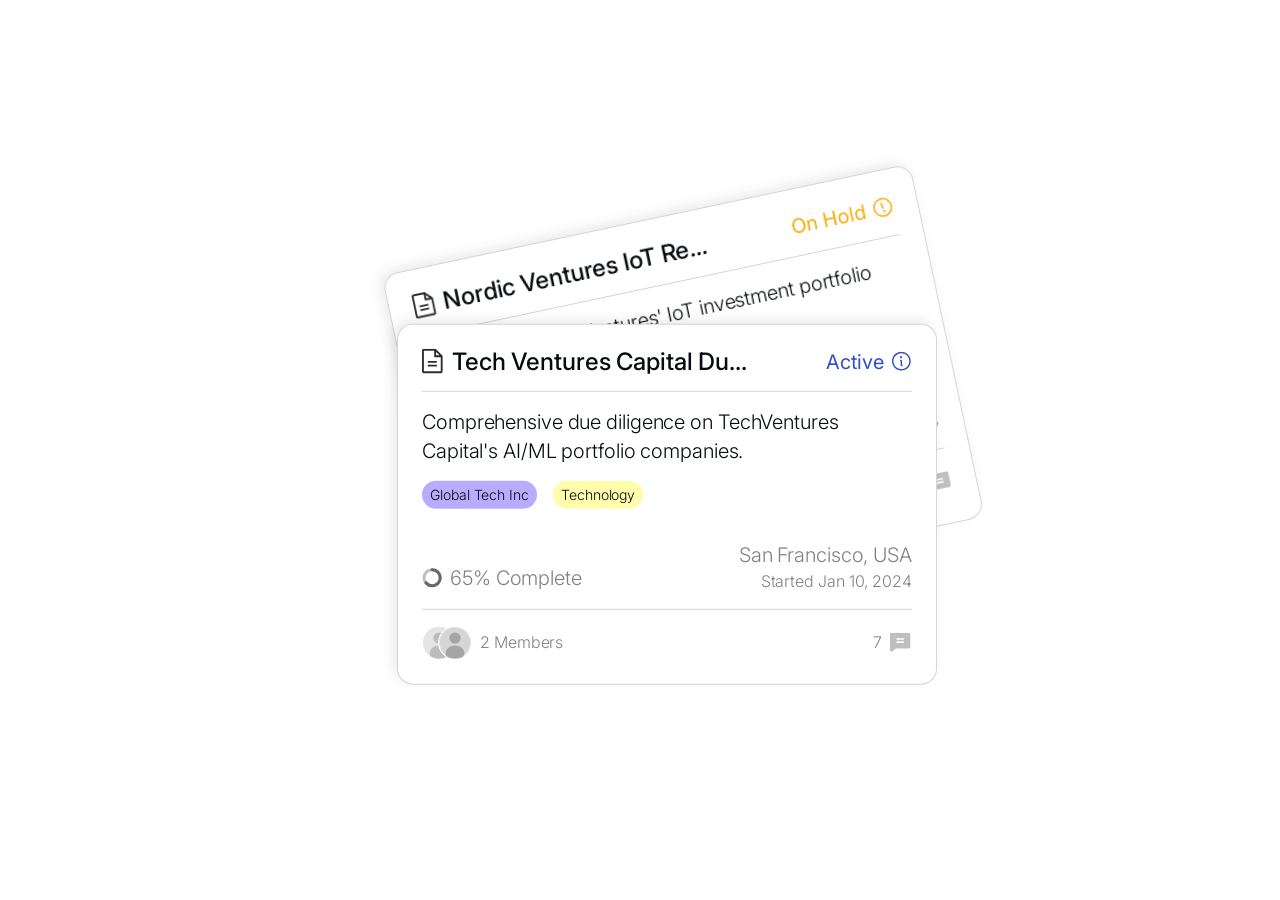
<file: components/workflow-efficiency.html>
<!doctype html>
<html lang="en"><head>
  <meta charset="UTF-8">
  <meta name="viewport" content="width=device-width, initial-scale=1.0">
  <title>Workflow Efficiency</title>
  <style>
    @import url('https://fonts.googleapis.com/css2?family=Inter:wght@300;400;500;600&display=swap');

    * {
      margin: 0;
      padding: 0;
      box-sizing: border-box;
    }

    :root {
      --card-scale: 2.0;
      --primary: #2F4EC7;
      --on-hold: #FFA600;
      --active: #2F4EC7;
      --fg: #070C11;
      --muted: rgba(45, 45, 45, 0.6);
      --border: rgba(45, 45, 45, 0.2);
    }

    html, body {
      width: 100%;
      height: 100%;
      background: transparent;
      font-family: 'Inter', -apple-system, system-ui, sans-serif;
    }

    .workflow-efficiency-wrapper {
      width: 100%;
      height: 100%;
      display: flex;
      align-items: center;
      justify-content: center;
      padding: calc(16px * var(--card-scale));
      overflow: visible;
    }

    .workflow-efficiency {
      position: relative;
      width: calc(340px * var(--card-scale));
      height: calc(240px * var(--card-scale));
      display: flex;
      align-items: center;
      justify-content: center;
    }

    .workflow-card {
      position: absolute;
      width: calc(270px * var(--card-scale));
      background: #FFFFFF;
      border: 1px solid var(--border);
      border-radius: calc(8px * var(--card-scale));
      padding: calc(12px * var(--card-scale));
      display: flex;
      flex-direction: column;
      gap: calc(16px * var(--card-scale));
      filter: drop-shadow(-4px -4px 6px rgba(0, 0, 0, 0.08));
      transition: transform 0.3s ease;
    }

    .workflow-card--onhold {
      top: 50%;
      left: 50%;
      transform: translate(-42%, -65%) rotate(-12deg);
      transform-origin: center center;
      z-index: 1;
    }

    .workflow-card--active {
      top: 50%;
      left: 50%;
      transform: translate(-45%, -35%);
      z-index: 2;
    }

    .workflow-efficiency:hover .workflow-card--onhold {
      transform: translate(-52%, -70%) rotate(0deg);
    }

    .workflow-efficiency:hover .workflow-card--active {
      transform: translate(-40%, -30%);
    }

    /* Card Top Section */
    .workflow-card__top {
      display: flex;
      flex-direction: column;
      gap: calc(8px * var(--card-scale));
    }

    .workflow-card__header {
      display: flex;
      align-items: center;
      justify-content: space-between;
      width: 100%;
    }

    .workflow-card__title-row {
      display: flex;
      align-items: center;
      gap: calc(4px * var(--card-scale));
      flex: 1;
      min-width: 0;
    }

    .workflow-card__icon {
      width: calc(11px * var(--card-scale));
      height: calc(13px * var(--card-scale));
      flex-shrink: 0;
    }

    .workflow-card__title {
      font-weight: 500;
      font-size: calc(12px * var(--card-scale));
      line-height: 1;
      letter-spacing: -0.12px;
      color: var(--fg);
      flex: 1;
      min-width: 0;
      white-space: nowrap;
      overflow: hidden;
      text-overflow: ellipsis;
    }

    .workflow-card__status-row {
      display: flex;
      align-items: center;
      gap: calc(4px * var(--card-scale));
      flex-shrink: 0;
    }

    .workflow-card__status {
      font-weight: 400;
      font-size: calc(10px * var(--card-scale));
      line-height: 1;
      letter-spacing: -0.1px;
      white-space: nowrap;
    }

    .workflow-card__status--onhold {
      color: var(--on-hold);
    }

    .workflow-card__status--active {
      color: var(--active);
    }

    .workflow-card__status-icon {
      width: calc(10.156px * var(--card-scale));
      height: calc(10.171px * var(--card-scale));
    }

    .workflow-card__divider {
      width: 100%;
      height: 1px;
      background: var(--border);
    }

    .workflow-card__description {
      font-weight: 300;
      font-size: calc(10px * var(--card-scale));
      line-height: 1.43;
      letter-spacing: -0.1px;
      color: var(--fg);
    }

    .workflow-card__tags {
      display: flex;
      gap: calc(8px * var(--card-scale));
      flex-wrap: wrap;
    }

    .workflow-card__tag {
      padding: calc(2px * var(--card-scale)) calc(4px * var(--card-scale));
      border-radius: 99px;
      font-weight: 300;
      font-size: calc(7px * var(--card-scale));
      line-height: 1.43;
      letter-spacing: -0.07px;
      color: var(--fg);
      white-space: nowrap;
    }

    .workflow-card__tag--cyan {
      background: #ACFFF8;
    }

    .workflow-card__tag--green {
      background: #ACFFAC;
    }

    .workflow-card__tag--purple {
      background: #B8ACFF;
    }

    .workflow-card__tag--yellow {
      background: #FFFCAC;
    }

    /* Card Bottom Section */
    .workflow-card__bottom {
      display: flex;
      flex-direction: column;
      gap: calc(8px * var(--card-scale));
    }

    .workflow-card__progress-row {
      display: flex;
      align-items: flex-end;
      justify-content: space-between;
      width: 100%;
    }

    .workflow-card__progress {
      display: flex;
      align-items: center;
      gap: calc(4px * var(--card-scale));
    }

    .workflow-card__progress-icon {
      width: calc(10px * var(--card-scale));
      height: calc(10.015px * var(--card-scale));
    }

    .workflow-card__progress-icon--rotated {
      transform: rotate(-11.21deg);
    }

    .workflow-card__progress-text {
      font-weight: 300;
      font-size: calc(10px * var(--card-scale));
      line-height: 1.43;
      letter-spacing: -0.1px;
      color: var(--muted);
      white-space: nowrap;
    }

    .workflow-card__location {
      display: flex;
      flex-direction: column;
      align-items: flex-end;
      font-weight: 300;
      color: var(--muted);
    }

    .workflow-card__location-city {
      font-size: calc(10px * var(--card-scale));
      line-height: 1.43;
      letter-spacing: -0.1px;
    }

    .workflow-card__location-date {
      font-size: calc(8px * var(--card-scale));
      line-height: 1.43;
      letter-spacing: -0.08px;
    }

    .workflow-card__footer {
      display: flex;
      align-items: center;
      justify-content: space-between;
      width: 100%;
    }

    .workflow-card__members {
      display: flex;
      align-items: center;
      gap: calc(4px * var(--card-scale));
    }

    .workflow-card__avatars {
      display: flex;
      align-items: center;
    }

    .workflow-card__avatar {
      width: calc(17px * var(--card-scale));
      height: calc(17px * var(--card-scale));
      border-radius: 50%;
      background: #E5E5E5;
      border: 1px solid white;
      margin-right: calc(-9px * var(--card-scale));
      display: flex;
      align-items: center;
      justify-content: center;
      overflow: hidden;
    }

    .workflow-card__avatar:last-child {
      margin-right: 0;
    }

    .workflow-card__avatar img {
      width: 100%;
      height: 100%;
      object-fit: cover;
    }

    .workflow-card__member-count {
      font-weight: 300;
      font-size: calc(8px * var(--card-scale));
      line-height: 1.43;
      letter-spacing: -0.08px;
      color: var(--muted);
      white-space: nowrap;
    }

    .workflow-card__tasks {
      display: flex;
      align-items: center;
      gap: calc(4px * var(--card-scale));
    }

    .workflow-card__task-count {
      font-weight: 300;
      font-size: calc(8px * var(--card-scale));
      line-height: 1.43;
      letter-spacing: -0.08px;
      color: var(--muted);
    }

    .workflow-card__task-icon {
      width: calc(11px * var(--card-scale));
      height: calc(10px * var(--card-scale));
    }

    /* Responsive */
    @media (max-width: 800px) {
      :root { --card-scale: 1.7; }
    }
    @media (max-width: 700px) {
      :root { --card-scale: 1.5; }
    }
    @media (max-width: 600px) {
      :root { --card-scale: 1.3; }
    }
    @media (max-width: 520px) {
      :root { --card-scale: 1.1; }
    }
    @media (max-width: 460px) {
      :root { --card-scale: 0.95; }
    }
    @media (max-width: 400px) {
      :root { --card-scale: 0.85; }
    }
    @media (max-width: 350px) {
      :root { --card-scale: 0.75; }
    }
    @media (max-width: 300px) {
      :root { --card-scale: 0.65; }
    }
  </style>
</head>
<body>
  <div class="workflow-efficiency-wrapper">
    <div class="workflow-efficiency" style="height: 450px;">
      <!-- Card 1: Nordic Ventures (On Hold) -->
      <div class="workflow-card workflow-card--onhold">
        <div class="workflow-card__top">
          <div class="workflow-card__header">
            <div class="workflow-card__title-row">
              <svg class="workflow-card__icon" viewBox="0 0 11 13" fill="none" xmlns="http://www.w3.org/2000/svg">
                <path d="M10.1754 3.42329L6.89412 0.137323C6.85056 0.0936976 6.79888 0.0591477 6.74194 0.0356139C6.68506 0.0120801 6.62406 -6.23492e-05 6.5625 2.40744e-07H0.9375C0.688875 2.40744e-07 0.450375 0.0988926 0.274563 0.274958C0.0987503 0.451024 0 0.689866 0 0.938849V11.2662C0 11.5152 0.0987503 11.754 0.274563 11.9301C0.450375 12.1061 0.688875 12.205 0.9375 12.205H9.375C9.62362 12.205 9.86212 12.1061 10.0379 11.9301C10.2137 11.754 10.3125 11.5152 10.3125 11.2662V3.7554C10.3126 3.69374 10.3004 3.63266 10.2769 3.5757C10.2534 3.51868 10.2189 3.46692 10.1754 3.42329ZM7.03125 1.60249L8.71231 3.28597H7.03125V1.60249ZM9.375 11.2662H0.9375V0.938849H6.09375V3.7554C6.09375 3.87989 6.14312 3.99931 6.23106 4.08731C6.31894 4.17537 6.43819 4.22482 6.5625 4.22482H9.375V11.2662ZM7.5 6.57194C7.5 6.69643 7.45063 6.81586 7.36269 6.90386C7.27481 6.99192 7.15556 7.04137 7.03125 7.04137H3.28125C3.15694 7.04137 3.03769 6.99192 2.94981 6.90386C2.86187 6.81586 2.8125 6.69643 2.8125 6.57194C2.8125 6.44745 2.86187 6.32803 2.94981 6.24003C3.03769 6.15196 3.15694 6.10252 3.28125 6.10252H7.03125C7.15556 6.10252 7.27481 6.15196 7.36269 6.24003C7.45063 6.32803 7.5 6.44745 7.5 6.57194ZM7.5 8.44964C7.5 8.57413 7.45063 8.69355 7.36269 8.78155C7.27481 8.86962 7.15556 8.91906 7.03125 8.91906H3.28125C3.15694 8.91906 3.03769 8.86962 2.94981 8.78155C2.86187 8.69355 2.8125 8.57413 2.8125 8.44964C2.8125 8.32515 2.86187 8.20573 2.94981 8.11773C3.03769 8.02966 3.15694 7.98022 3.28125 7.98022H7.03125C7.15556 7.98022 7.27481 8.02966 7.36269 8.11773C7.45063 8.20573 7.5 8.32515 7.5 8.44964Z" fill="#2D2D2D"></path>
              </svg>
              <span class="workflow-card__title">Nordic Ventures IoT Re...</span>
            </div>
            <div class="workflow-card__status-row">
              <span class="workflow-card__status workflow-card__status--onhold">On Hold</span>
              <svg class="workflow-card__status-icon" viewBox="0 0 11 11" fill="none" xmlns="http://www.w3.org/2000/svg">
                <path d="M4.02109 0.110244C3.03867 0.319065 2.14025 0.814934 1.43968 1.53513C0.739108 2.25533 0.267225 3.16758 0.0844557 4.15646C-0.0977149 5.14515 0.0164517 6.16626 0.412903 7.09051C0.809965 8.01463 1.47092 8.8005 2.31389 9.34842C3.15624 9.89647 4.14218 10.1821 5.14645 10.1692C6.15072 10.1564 7.12872 9.84554 7.95592 9.27619C8.78374 8.70677 9.42402 7.9043 9.79606 6.97021C10.1675 6.03631 10.2547 5.01259 10.0456 4.02874C9.76402 2.71016 8.97134 1.5571 7.84205 0.822465C6.71214 0.0879032 5.33822 -0.168249 4.02109 0.110244ZM5.97307 9.29357C5.14164 9.4703 4.2767 9.39615 3.48697 9.08064C2.69784 8.76495 2.01953 8.22208 1.53754 7.52065C1.05617 6.81915 0.793131 5.99055 0.781593 5.13965C0.770042 4.2887 1.01107 3.45361 1.47406 2.73995C1.93645 2.02648 2.60013 1.46642 3.38114 1.13065C4.16153 0.795013 5.02475 0.698682 5.86031 0.85401C6.69587 1.0094 7.46712 1.40933 8.07581 2.0034C8.6851 2.59728 9.10445 3.35874 9.28139 4.19118C9.51736 5.30733 9.30155 6.4714 8.68126 7.42799C8.06095 8.38452 7.08727 9.0554 5.97307 9.29357ZM4.77766 5.5484L4.20833 2.86993C4.18676 2.76842 4.20643 2.66256 4.26271 2.57561C4.31897 2.48859 4.4076 2.42765 4.50909 2.40608C4.61057 2.3845 4.71633 2.40413 4.80312 2.46074C4.8899 2.51729 4.95093 2.60599 4.97251 2.7075L5.54184 5.38597C5.56341 5.48748 5.54373 5.59333 5.48746 5.68029C5.43119 5.76731 5.34256 5.82825 5.24108 5.84982C5.1396 5.87139 5.03384 5.85177 4.94705 5.79516C4.86027 5.73861 4.79923 5.64991 4.77766 5.5484ZM6.09917 7.06717C6.1233 7.18068 6.11328 7.29882 6.07036 7.40655C6.02685 7.51447 5.95324 7.60703 5.85793 7.67265C5.76201 7.73847 5.64949 7.77429 5.53351 7.77578C5.41754 7.77726 5.30384 7.74429 5.20669 7.68105C5.10954 7.61781 5.03339 7.52714 4.98772 7.42045C4.94142 7.3139 4.92852 7.19603 4.94963 7.08193C4.97074 6.96783 5.02505 6.8626 5.1058 6.77953C5.18654 6.69646 5.29065 6.63914 5.40374 6.6151C5.55597 6.58274 5.71432 6.61231 5.84479 6.69706C5.97527 6.78182 6.06682 6.91497 6.09917 7.06717Z" fill="#FFA600"></path>
              </svg>
            </div>
          </div>
          <div class="workflow-card__divider"></div>
          <p class="workflow-card__description">Review of Nordic Ventures' IoT investment portfolio and market opportunities.</p>
          <div class="workflow-card__tags">
            <span class="workflow-card__tag workflow-card__tag--cyan">ScandiTech AS</span>
            <span class="workflow-card__tag workflow-card__tag--green">Industrial Tech</span>
          </div>
        </div>
        <div class="workflow-card__bottom">
          <div class="workflow-card__progress-row">
            <div class="workflow-card__progress">
              <svg class="workflow-card__progress-icon workflow-card__progress-icon--rotated" viewBox="0 0 10 10" fill="none" xmlns="http://www.w3.org/2000/svg">
                <circle cx="5" cy="5" r="4" stroke="rgba(45,45,45,0.3)" stroke-width="1.5" fill="none"></circle>
                <path d="M5 1 A4 4 0 0 1 8.46 6.5" stroke="rgba(45,45,45,0.6)" stroke-width="1.5" stroke-linecap="round" fill="none"></path>
              </svg>
              <span class="workflow-card__progress-text">15% Complete</span>
            </div>
            <div class="workflow-card__location">
              <span class="workflow-card__location-city">Oslo, Norway</span>
              <span class="workflow-card__location-date">Started Mar 1, 2024</span>
            </div>
          </div>
          <div class="workflow-card__divider"></div>
          <div class="workflow-card__footer">
            <div class="workflow-card__members">
              <div class="workflow-card__avatars">
                <div class="workflow-card__avatar"><svg viewBox="0 0 17 17" fill="none"><circle cx="8.5" cy="8.5" r="8" fill="#E5E5E5"></circle><circle cx="8.5" cy="6" r="3" fill="#BDBDBD"></circle><ellipse cx="8.5" cy="14" rx="5" ry="4" fill="#BDBDBD"></ellipse></svg></div>
                <div class="workflow-card__avatar"><svg viewBox="0 0 17 17" fill="none"><circle cx="8.5" cy="8.5" r="8" fill="#D5D5D5"></circle><circle cx="8.5" cy="6" r="3" fill="#A5A5A5"></circle><ellipse cx="8.5" cy="14" rx="5" ry="4" fill="#A5A5A5"></ellipse></svg></div>
                <div class="workflow-card__avatar"><svg viewBox="0 0 17 17" fill="none"><circle cx="8.5" cy="8.5" r="8" fill="#C5C5C5"></circle><circle cx="8.5" cy="6" r="3" fill="#959595"></circle><ellipse cx="8.5" cy="14" rx="5" ry="4" fill="#959595"></ellipse></svg></div>
                <div class="workflow-card__avatar"><svg viewBox="0 0 17 17" fill="none"><circle cx="8.5" cy="8.5" r="8" fill="#B5B5B5"></circle><circle cx="8.5" cy="6" r="3" fill="#858585"></circle><ellipse cx="8.5" cy="14" rx="5" ry="4" fill="#858585"></ellipse></svg></div>
              </div>
              <span class="workflow-card__member-count">4 Members</span>
            </div>
            <div class="workflow-card__tasks">
              <span class="workflow-card__task-count">3</span>
              <svg class="workflow-card__task-icon" viewBox="0 0 11 10" fill="none" xmlns="http://www.w3.org/2000/svg">
                <path d="M9.37501 0H0.781257C0.574382 0 0.37563 0.082617 0.228755 0.229077C0.0825052 0.376164 6.8951e-06 0.574576 6.8951e-06 0.782374V8.60612C-0.000618105 8.75508 0.041257 8.90154 0.121257 9.02735C0.201257 9.15315 0.316252 9.25329 0.451877 9.31526C0.555002 9.36345 0.667507 9.38849 0.781257 9.38849C0.964382 9.38786 1.14188 9.32276 1.28188 9.20384L1.28627 9.2001L2.88064 7.82374H9.37501C9.58251 7.82374 9.78063 7.74112 9.92751 7.59466C10.0738 7.44758 10.1563 7.24917 10.1563 7.04137V0.782374C10.1563 0.574576 10.0738 0.376164 9.92751 0.229077C9.78063 0.082617 9.58251 0 9.37501 0ZM6.64063 5.08543H3.51563C3.41188 5.08543 3.31252 5.04412 3.23939 4.97089C3.16627 4.89766 3.12501 4.79814 3.12501 4.69424C3.12501 4.59035 3.16627 4.49083 3.23939 4.4176C3.31252 4.34437 3.41188 4.30306 3.51563 4.30306H6.64063C6.74438 4.30306 6.84375 4.34437 6.91687 4.4176C6.99 4.49083 7.03126 4.59035 7.03126 4.69424C7.03126 4.79814 6.99 4.89766 6.91687 4.97089C6.84375 5.04412 6.74438 5.08543 6.64063 5.08543ZM6.64063 3.52068H3.51563C3.41188 3.52068 3.31252 3.47938 3.23939 3.40614C3.16627 3.33291 3.12501 3.2334 3.12501 3.1295C3.12501 3.0256 3.16627 2.92608 3.23939 2.85285C3.31252 2.77962 3.41188 2.73831 3.51563 2.73831H6.64063C6.74438 2.73831 6.84375 2.77962 6.91687 2.85285C6.99 2.92608 7.03126 3.0256 7.03126 3.1295C7.03126 3.2334 6.99 3.33291 6.91687 3.40614C6.84375 3.47938 6.74438 3.52068 6.64063 3.52068Z" fill="#2D2D2D" fill-opacity="0.3"></path>
              </svg>
            </div>
          </div>
        </div>
      </div>

      <!-- Card 2: Tech Ventures Capital (Active) -->
      <div class="workflow-card workflow-card--active">
        <div class="workflow-card__top">
          <div class="workflow-card__header">
            <div class="workflow-card__title-row">
              <svg class="workflow-card__icon" viewBox="0 0 11 13" fill="none" xmlns="http://www.w3.org/2000/svg">
                <path d="M10.1754 3.42329L6.89412 0.137323C6.85056 0.0936976 6.79888 0.0591477 6.74194 0.0356139C6.68506 0.0120801 6.62406 -6.23492e-05 6.5625 2.40744e-07H0.9375C0.688875 2.40744e-07 0.450375 0.0988926 0.274563 0.274958C0.0987503 0.451024 0 0.689866 0 0.938849V11.2662C0 11.5152 0.0987503 11.754 0.274563 11.9301C0.450375 12.1061 0.688875 12.205 0.9375 12.205H9.375C9.62362 12.205 9.86212 12.1061 10.0379 11.9301C10.2137 11.754 10.3125 11.5152 10.3125 11.2662V3.7554C10.3126 3.69374 10.3004 3.63266 10.2769 3.5757C10.2534 3.51868 10.2189 3.46692 10.1754 3.42329ZM7.03125 1.60249L8.71231 3.28597H7.03125V1.60249ZM9.375 11.2662H0.9375V0.938849H6.09375V3.7554C6.09375 3.87989 6.14312 3.99931 6.23106 4.08731C6.31894 4.17537 6.43819 4.22482 6.5625 4.22482H9.375V11.2662ZM7.5 6.57194C7.5 6.69643 7.45063 6.81586 7.36269 6.90386C7.27481 6.99192 7.15556 7.04137 7.03125 7.04137H3.28125C3.15694 7.04137 3.03769 6.99192 2.94981 6.90386C2.86187 6.81586 2.8125 6.69643 2.8125 6.57194C2.8125 6.44745 2.86187 6.32803 2.94981 6.24003C3.03769 6.15196 3.15694 6.10252 3.28125 6.10252H7.03125C7.15556 6.10252 7.27481 6.15196 7.36269 6.24003C7.45063 6.32803 7.5 6.44745 7.5 6.57194ZM7.5 8.44964C7.5 8.57413 7.45063 8.69355 7.36269 8.78155C7.27481 8.86962 7.15556 8.91906 7.03125 8.91906H3.28125C3.15694 8.91906 3.03769 8.86962 2.94981 8.78155C2.86187 8.69355 2.8125 8.57413 2.8125 8.44964C2.8125 8.32515 2.86187 8.20573 2.94981 8.11773C3.03769 8.02966 3.15694 7.98022 3.28125 7.98022H7.03125C7.15556 7.98022 7.27481 8.02966 7.36269 8.11773C7.45063 8.20573 7.5 8.32515 7.5 8.44964Z" fill="#2D2D2D"></path>
              </svg>
              <span class="workflow-card__title">Tech Ventures Capital Du...</span>
            </div>
            <div class="workflow-card__status-row">
              <span class="workflow-card__status workflow-card__status--active">Active</span>
              <svg class="workflow-card__status-icon" viewBox="0 0 11 11" fill="none" xmlns="http://www.w3.org/2000/svg">
                <path d="M5.07798 0C4.07361 0 3.09173 0.298242 2.25673 0.857044C1.42173 1.41585 0.770489 2.21005 0.386114 3.13932C0.00236413 4.06853 -0.0982643 5.09106 0.0973607 6.07754C0.293611 7.06402 0.776735 7.97014 1.48736 8.68135C2.19736 9.39256 3.10236 9.87694 4.08736 10.0732C5.07236 10.2694 6.09361 10.1687 7.02111 9.78374C7.94924 9.39888 8.74236 8.74707 9.30049 7.91074C9.85799 7.07448 10.1561 6.09125 10.1561 5.08543C10.1549 3.73712 9.61924 2.44445 8.66736 1.49108C7.71486 0.537647 6.42423 0.00143957 5.07798 0ZM5.07798 9.38849C4.22798 9.38849 3.39735 9.13613 2.69048 8.66332C1.98423 8.19045 1.43361 7.51843 1.10799 6.73211C0.782988 5.94586 0.697975 5.08067 0.8636 4.24597C1.02922 3.41121 1.43861 2.64449 2.03986 2.04268C2.64049 1.44094 3.4061 1.03111 4.23985 0.865055C5.07298 0.699004 5.93736 0.784252 6.72236 1.10991C7.50736 1.43563 8.17861 1.98717 8.65048 2.69481C9.12298 3.40239 9.37486 4.2344 9.37486 5.08543C9.37361 6.22626 8.92049 7.32002 8.11486 8.12674C7.30924 8.9334 6.21736 9.38717 5.07798 9.38849ZM5.85923 7.43255C5.85923 7.53633 5.81797 7.63578 5.74485 7.70914C5.67172 7.78255 5.57236 7.82374 5.46861 7.82374C5.26111 7.82374 5.06298 7.74131 4.91611 7.5946C4.76986 7.44789 4.68736 7.24885 4.68736 7.04137V5.08543C4.58361 5.08543 4.48424 5.04425 4.41112 4.97083C4.33799 4.89747 4.29673 4.79802 4.29673 4.69424C4.29673 4.59047 4.33799 4.49101 4.41112 4.41766C4.48424 4.34424 4.58361 4.30306 4.68736 4.30306C4.89486 4.30306 5.09298 4.38549 5.23986 4.5322C5.38611 4.67891 5.46861 4.87795 5.46861 5.08543V7.04137C5.57236 7.04137 5.67172 7.08255 5.74485 7.15597C5.81797 7.22932 5.85923 7.32878 5.85923 7.43255ZM4.29673 2.9339C4.29673 2.81786 4.3311 2.70439 4.39548 2.60793C4.45985 2.51142 4.55111 2.43619 4.65861 2.39181C4.76549 2.34737 4.8836 2.33573 4.99673 2.35839C5.11048 2.38105 5.21486 2.43694 5.29674 2.51899C5.37924 2.60105 5.43485 2.70557 5.45735 2.81943C5.47985 2.93328 5.4686 3.05126 5.42422 3.15848C5.37985 3.26569 5.30486 3.35732 5.20799 3.42179C5.11174 3.48626 4.9986 3.52068 4.88297 3.52068C4.72735 3.52068 4.57798 3.45884 4.4686 3.34881C4.3586 3.23878 4.29673 3.0895 4.29673 2.9339Z" fill="#2F4EC7"></path>
              </svg>
            </div>
          </div>
          <div class="workflow-card__divider"></div>
          <p class="workflow-card__description">Comprehensive due diligence on TechVentures Capital's AI/ML portfolio companies.</p>
          <div class="workflow-card__tags">
            <span class="workflow-card__tag workflow-card__tag--purple">Global Tech Inc</span>
            <span class="workflow-card__tag workflow-card__tag--yellow">Technology</span>
          </div>
        </div>
        <div class="workflow-card__bottom">
          <div class="workflow-card__progress-row">
            <div class="workflow-card__progress">
              <svg class="workflow-card__progress-icon" viewBox="0 0 10 10" fill="none" xmlns="http://www.w3.org/2000/svg">
                <circle cx="5" cy="5" r="4" stroke="rgba(45,45,45,0.3)" stroke-width="1.5" fill="none"></circle>
                <path d="M5 1 A4 4 0 1 1 2 7.5" stroke="rgba(45,45,45,0.6)" stroke-width="1.5" stroke-linecap="round" fill="none"></path>
              </svg>
              <span class="workflow-card__progress-text">65% Complete</span>
            </div>
            <div class="workflow-card__location">
              <span class="workflow-card__location-city">San Francisco, USA</span>
              <span class="workflow-card__location-date">Started Jan 10, 2024</span>
            </div>
          </div>
          <div class="workflow-card__divider"></div>
          <div class="workflow-card__footer">
            <div class="workflow-card__members">
              <div class="workflow-card__avatars">
                <div class="workflow-card__avatar"><svg viewBox="0 0 17 17" fill="none"><circle cx="8.5" cy="8.5" r="8" fill="#E5E5E5"></circle><circle cx="8.5" cy="6" r="3" fill="#BDBDBD"></circle><ellipse cx="8.5" cy="14" rx="5" ry="4" fill="#BDBDBD"></ellipse></svg></div>
                <div class="workflow-card__avatar"><svg viewBox="0 0 17 17" fill="none"><circle cx="8.5" cy="8.5" r="8" fill="#D5D5D5"></circle><circle cx="8.5" cy="6" r="3" fill="#A5A5A5"></circle><ellipse cx="8.5" cy="14" rx="5" ry="4" fill="#A5A5A5"></ellipse></svg></div>
              </div>
              <span class="workflow-card__member-count">2 Members</span>
            </div>
            <div class="workflow-card__tasks">
              <span class="workflow-card__task-count">7</span>
              <svg class="workflow-card__task-icon" viewBox="0 0 11 10" fill="none" xmlns="http://www.w3.org/2000/svg">
                <path d="M9.37501 0H0.781257C0.574382 0 0.37563 0.082617 0.228755 0.229077C0.0825052 0.376164 6.8951e-06 0.574576 6.8951e-06 0.782374V8.60612C-0.000618105 8.75508 0.041257 8.90154 0.121257 9.02735C0.201257 9.15315 0.316252 9.25329 0.451877 9.31526C0.555002 9.36345 0.667507 9.38849 0.781257 9.38849C0.964382 9.38786 1.14188 9.32276 1.28188 9.20384L1.28627 9.2001L2.88064 7.82374H9.37501C9.58251 7.82374 9.78063 7.74112 9.92751 7.59466C10.0738 7.44758 10.1563 7.24917 10.1563 7.04137V0.782374C10.1563 0.574576 10.0738 0.376164 9.92751 0.229077C9.78063 0.082617 9.58251 0 9.37501 0ZM6.64063 5.08543H3.51563C3.41188 5.08543 3.31252 5.04412 3.23939 4.97089C3.16627 4.89766 3.12501 4.79814 3.12501 4.69424C3.12501 4.59035 3.16627 4.49083 3.23939 4.4176C3.31252 4.34437 3.41188 4.30306 3.51563 4.30306H6.64063C6.74438 4.30306 6.84375 4.34437 6.91687 4.4176C6.99 4.49083 7.03126 4.59035 7.03126 4.69424C7.03126 4.79814 6.99 4.89766 6.91687 4.97089C6.84375 5.04412 6.74438 5.08543 6.64063 5.08543ZM6.64063 3.52068H3.51563C3.41188 3.52068 3.31252 3.47938 3.23939 3.40614C3.16627 3.33291 3.12501 3.2334 3.12501 3.1295C3.12501 3.0256 3.16627 2.92608 3.23939 2.85285C3.31252 2.77962 3.41188 2.73831 3.51563 2.73831H6.64063C6.74438 2.73831 6.84375 2.77962 6.91687 2.85285C6.99 2.92608 7.03126 3.0256 7.03126 3.1295C7.03126 3.2334 6.99 3.33291 6.91687 3.40614C6.84375 3.47938 6.74438 3.52068 6.64063 3.52068Z" fill="#2D2D2D" fill-opacity="0.3"></path>
              </svg>
            </div>
          </div>
        </div>
      </div>
    </div>
  </div>


</body></html>
</file>
